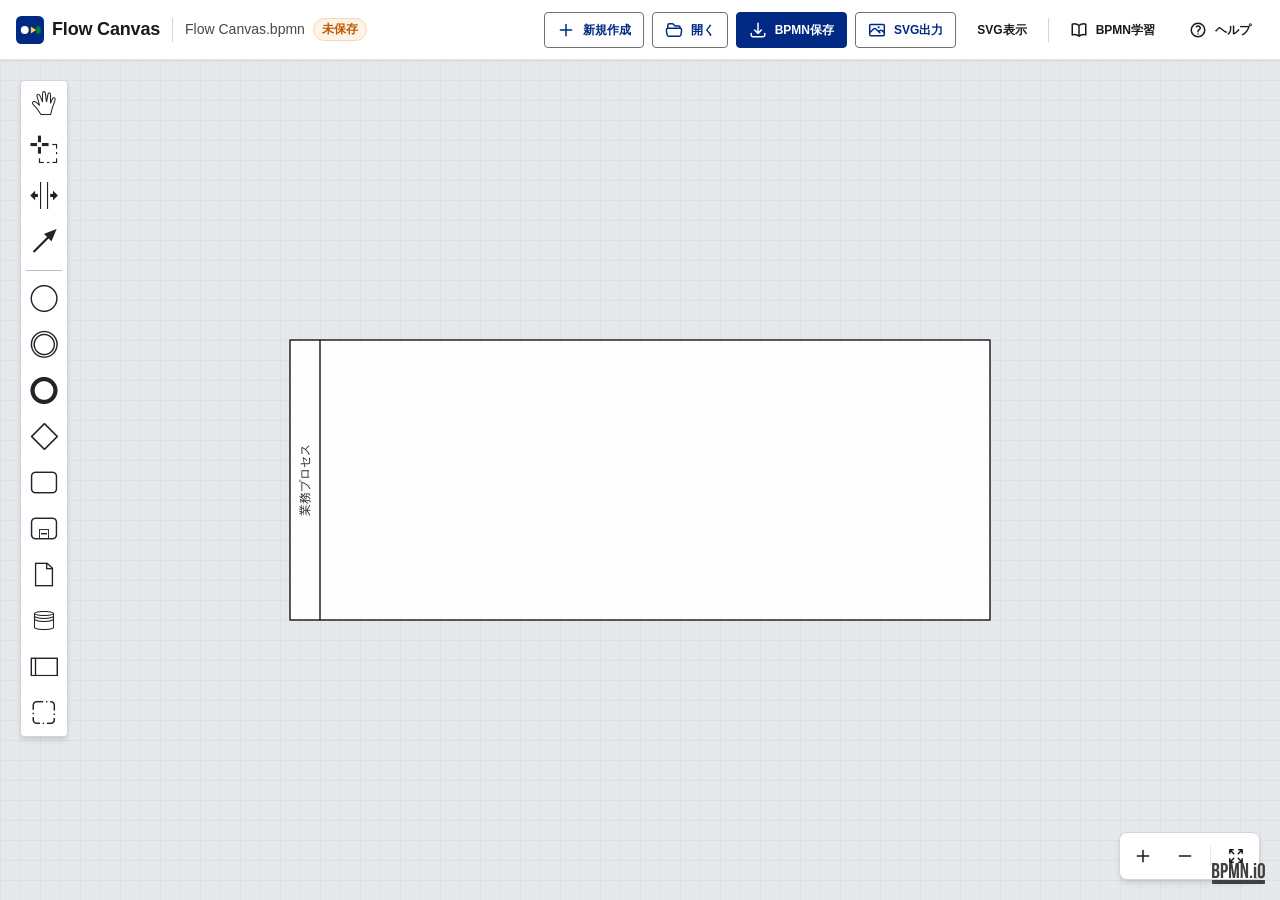
<file: index.html>
<!DOCTYPE html>
<html lang="ja">
  <head>
    <meta charset="UTF-8" />
    <meta name="viewport" content="width=device-width, initial-scale=1.0" />
    <title>Flow Canvas - BPMN 2.0 作図ツール</title>
    <link
      rel="icon"
      href="data:image/svg+xml,<svg xmlns=%22http://www.w3.org/2000/svg%22 viewBox=%220 0 100 100%22><rect width=%22100%22 height=%22100%22 fill=%22%23f0f0f0%22 rx=%2220%22 ry=%2220%22></rect><circle cx=%2230%22 cy=%2250%22 r=%2215%22 fill=%22%23002984%22></circle><polygon points=%2250,40 50,60 70,50%22 fill=%22%23008040%22></polygon><rect x=%2275%22 y=%2235%22 width=%2230%22 height=%2230%22 fill=%22%23ffd43b%22 rx=%225%22 ry=%225%22 transform=%22translate(-15, 0)%22></rect></svg>"
    />

    <!-- デジタル庁デザインシステム (DADS) & アプリケーションスタイル -->
    <link rel="stylesheet" href="css/tokens.css" />
    <link rel="stylesheet" href="css/dads-components.css" />
    <link rel="stylesheet" href="css/diagram-js.css" />
    <link rel="stylesheet" href="css/bpmn-embedded.css" />
    <link rel="stylesheet" href="css/app.css" />
  </head>
  <body>
    <div class="app-layout">
      <!-- グローバルヘッダー (デジタル庁デザインシステム仕様) -->
      <header class="dads-header" role="banner">
        <div class="dads-header-brand">
          <div class="dads-header-logo">
            <svg viewBox="0 0 32 32" fill="none" xmlns="http://www.w3.org/2000/svg" aria-hidden="true">
              <rect width="32" height="32" rx="6" fill="#002984" />
              <circle cx="10" cy="16" r="4.5" fill="#ffffff" />
              <polygon points="17,12 17,20 23,16" fill="#ffd43b" />
              <rect x="23" y="12" width="5" height="8" rx="1" fill="#008040" />
            </svg>
            <h1 class="dads-header-title">Flow Canvas</h1>
          </div>

          <div class="dads-header-divider" aria-hidden="true"></div>

          <!-- 編集中のファイル情報と状態バッジ -->
          <div class="dads-doc-info">
            <span id="doc-filename" class="dads-doc-filename" title="Flow Canvas.bpmn">Flow Canvas.bpmn</span>
            <span id="doc-dirty-badge" class="dads-badge dads-badge--warning" hidden>未保存</span>
          </div>
        </div>

        <!-- ヘッダー右側のアクションツールバー -->
        <nav class="dads-header-actions" aria-label="操作ツールバー">
          <button id="btn-new" type="button" class="dads-btn dads-btn--secondary dads-btn--sm" title="新しいダイアグラムを作成">
            <svg xmlns="http://www.w3.org/2000/svg" fill="none" viewBox="0 0 24 24" stroke-width="2" stroke="currentColor" aria-hidden="true">
              <path stroke-linecap="round" stroke-linejoin="round" d="M12 4.5v15m7.5-7.5h-15" />
            </svg>
            <span>新規作成</span>
          </button>

          <button id="btn-open" type="button" class="dads-btn dads-btn--secondary dads-btn--sm" title="BPMNファイルを開く (Ctrl+O)">
            <svg xmlns="http://www.w3.org/2000/svg" fill="none" viewBox="0 0 24 24" stroke-width="2" stroke="currentColor" aria-hidden="true">
              <path stroke-linecap="round" stroke-linejoin="round" d="M3.75 9.776c.112-.017.227-.026.344-.026h15.812c.117 0 .232.009.344.026m-16.5 0a2.25 2.25 0 00-1.883 2.542l.857 6a2.25 2.25 0 002.227 1.932H19.05a2.25 2.25 0 002.227-1.932l.857-6a2.25 2.25 0 00-1.883-2.542m-16.5 0V6A2.25 2.25 0 016 3.75h3.879a1.5 1.5 0 011.06.44l2.122 2.12a1.5 1.5 0 001.06.44H18A2.25 2.25 0 0120.25 9v.776" />
            </svg>
            <span>開く</span>
          </button>

          <button id="btn-save" type="button" class="dads-btn dads-btn--primary dads-btn--sm" title="BPMNファイルを保存 (Ctrl+S)">
            <svg xmlns="http://www.w3.org/2000/svg" fill="none" viewBox="0 0 24 24" stroke-width="2" stroke="currentColor" aria-hidden="true">
              <path stroke-linecap="round" stroke-linejoin="round" d="M3 16.5v2.25A2.25 2.25 0 005.25 21h13.5A2.25 2.25 0 0021 18.75V16.5M16.5 12L12 16.5m0 0L7.5 12m4.5 4.5V3" />
            </svg>
            <span>BPMN保存</span>
          </button>

          <button id="btn-export-svg" type="button" class="dads-btn dads-btn--secondary dads-btn--sm" title="SVG画像としてエクスポート">
            <svg xmlns="http://www.w3.org/2000/svg" fill="none" viewBox="0 0 24 24" stroke-width="2" stroke="currentColor" aria-hidden="true">
              <path stroke-linecap="round" stroke-linejoin="round" d="M2.25 15.75l5.159-5.159a2.25 2.25 0 013.182 0l5.159 5.159m-1.5-1.5l1.409-1.409a2.25 2.25 0 013.182 0l2.909 2.909m-18 3.75h16.5a1.5 1.5 0 001.5-1.5V6a1.5 1.5 0 00-1.5-1.5H3.75A1.5 1.5 0 002.25 6v12a1.5 1.5 0 001.5 1.5zm10.5-11.25h.008v.008h-.008V8.25zm.375 0a.375.375 0 11-.75 0 .375.375 0 01.75 0z" />
            </svg>
            <span>SVG出力</span>
          </button>

          <button id="btn-show-svg" type="button" class="dads-btn dads-btn--tertiary dads-btn--sm" title="新しいタブでSVGプレビュー">
            <span>SVG表示</span>
          </button>

          <div class="dads-header-divider" aria-hidden="true"></div>

          <button id="btn-learn" type="button" class="dads-btn dads-btn--tertiary dads-btn--sm" title="BPMNハンドブックを開く">
            <svg xmlns="http://www.w3.org/2000/svg" fill="none" viewBox="0 0 24 24" stroke-width="2" stroke="currentColor" aria-hidden="true">
              <path stroke-linecap="round" stroke-linejoin="round" d="M12 6.042A8.967 8.967 0 006 3.75c-1.052 0-2.062.18-3 .512v14.25A8.987 8.987 0 016 18c2.305 0 4.408.867 6 2.292m0-14.25a8.966 8.966 0 016-2.292c1.052 0 2.062.18 3 .512v14.25A8.987 8.987 0 0018 18a8.967 8.967 0 00-6 2.292m0-14.25v14.25" />
            </svg>
            <span>BPMN学習</span>
          </button>

          <button id="btn-shortcuts" type="button" class="dads-btn dads-btn--tertiary dads-btn--sm" title="ショートカット一覧 (Ctrl+Shift+H)">
            <svg xmlns="http://www.w3.org/2000/svg" fill="none" viewBox="0 0 24 24" stroke-width="2" stroke="currentColor" aria-hidden="true">
              <path stroke-linecap="round" stroke-linejoin="round" d="M9.879 7.519c1.171-1.025 3.071-1.025 4.242 0 1.172 1.025 1.172 2.687 0 3.712-.203.179-.43.326-.67.442-.745.361-1.45.999-1.45 1.827v.75M21 12a9 9 0 11-18 0 9 9 0 0118 0zm-9 5.25h.008v.008H12v-.008z" />
            </svg>
            <span>ヘルプ</span>
          </button>
        </nav>
      </header>

      <!-- メイン作図キャンバス -->
      <main id="bpmn-container" role="main" aria-label="BPMNキャンバス"></main>

      <!-- ズーム & 全体表示コントロール -->
      <aside class="dads-canvas-controls" aria-label="キャンバス表示操作">
        <button id="btn-zoom-in" type="button" class="dads-btn dads-btn--tertiary" title="拡大" aria-label="拡大">
          <svg xmlns="http://www.w3.org/2000/svg" width="20" height="20" fill="none" viewBox="0 0 24 24" stroke-width="2" stroke="currentColor">
            <path stroke-linecap="round" stroke-linejoin="round" d="M12 4.5v15m7.5-7.5h-15" />
          </svg>
        </button>
        <button id="btn-zoom-out" type="button" class="dads-btn dads-btn--tertiary" title="縮小" aria-label="縮小">
          <svg xmlns="http://www.w3.org/2000/svg" width="20" height="20" fill="none" viewBox="0 0 24 24" stroke-width="2" stroke="currentColor">
            <path stroke-linecap="round" stroke-linejoin="round" d="M19.5 12h-15" />
          </svg>
        </button>
        <div class="dads-canvas-controls-divider" aria-hidden="true"></div>
        <button id="btn-zoom-fit" type="button" class="dads-btn dads-btn--tertiary" title="全体表示に合わせる" aria-label="全体表示に合わせる">
          <svg xmlns="http://www.w3.org/2000/svg" width="20" height="20" fill="none" viewBox="0 0 24 24" stroke-width="2" stroke="currentColor">
            <path stroke-linecap="round" stroke-linejoin="round" d="M3.75 3.75v4.5m0-4.5h4.5m-4.5 0L9 9M3.75 20.25v-4.5m0 4.5h4.5m-4.5 0L9 15M20.25 3.75h-4.5m4.5 0v4.5m0-4.5L15 9m5.25 11.25h-4.5m4.5 0v-4.5m0 4.5L15 15" />
          </svg>
        </button>
      </aside>
    </div>

    <!-- ファイル読込用非表示 input -->
    <input
      type="file"
      id="file-input-bpmn"
      accept=".bpmn, .xml"
      style="display: none"
      aria-hidden="true"
    />

    <!-- デジタル庁仕様 通知バナー (Notification Toast) -->
    <aside
      id="notification-banner"
      class="dads-notification-banner"
      role="status"
      aria-live="polite"
      hidden
    >
      <div id="notification-icon" class="dads-notification-icon" aria-hidden="true"></div>
      <div class="dads-notification-content">
        <div id="notification-title" class="dads-notification-title"></div>
        <p id="notification-body" class="dads-notification-body"></p>
      </div>
      <button
        id="notification-close-btn"
        type="button"
        class="dads-notification-close"
        aria-label="通知を閉じる"
      >
        <svg xmlns="http://www.w3.org/2000/svg" width="18" height="18" fill="none" viewBox="0 0 24 24" stroke-width="2" stroke="currentColor">
          <path stroke-linecap="round" stroke-linejoin="round" d="M6 18L18 6M6 6l12 12" />
        </svg>
      </button>
    </aside>

    <!-- ======================================================================
         モーダルダイアログ群 (Native Dialog)
         ====================================================================== -->

    <!-- 1. 新規作成・破棄確認ダイアログ -->
    <dialog id="dialog-confirm-new" class="dads-dialog" aria-labelledby="dialog-confirm-new-title">
      <div class="dads-dialog-header">
        <h2 id="dialog-confirm-new-title" class="dads-dialog-title">新規作成の確認</h2>
        <button type="button" class="dads-dialog-close" data-dialog-close aria-label="閉じる">
          <svg xmlns="http://www.w3.org/2000/svg" width="20" height="20" fill="none" viewBox="0 0 24 24" stroke-width="2" stroke="currentColor">
            <path stroke-linecap="round" stroke-linejoin="round" d="M6 18L18 6M6 6l12 12" />
          </svg>
        </button>
      </div>
      <div class="dads-dialog-body">
        <p>現在のダイアグラムに変更があります。保存されていない変更は破棄されます。</p>
        <p>新しいダイアグラムを作成しますか？</p>
      </div>
      <div class="dads-dialog-footer">
        <button type="button" class="dads-btn dads-btn--tertiary" data-dialog-close>キャンセル</button>
        <button id="btn-confirm-new-empty" type="button" class="dads-btn dads-btn--danger">変更を破棄して新規作成</button>
        <button id="btn-confirm-new-template" type="button" class="dads-btn dads-btn--primary">テンプレートを選択</button>
      </div>
    </dialog>

    <!-- 2. BPMNテンプレート選択ダイアログ -->
    <dialog id="dialog-template-picker" class="dads-dialog dads-dialog--wide" aria-labelledby="dialog-template-title">
      <div class="dads-dialog-header">
        <h2 id="dialog-template-title" class="dads-dialog-title">BPMNテンプレート選択</h2>
        <button type="button" class="dads-dialog-close" data-dialog-close aria-label="閉じる">
          <svg xmlns="http://www.w3.org/2000/svg" width="20" height="20" fill="none" viewBox="0 0 24 24" stroke-width="2" stroke="currentColor">
            <path stroke-linecap="round" stroke-linejoin="round" d="M6 18L18 6M6 6l12 12" />
          </svg>
        </button>
      </div>
      <div class="dads-dialog-body">
        <p style="margin-top: 0; margin-bottom: 20px; color: var(--dads-color-text-sub);">
          目的の業務プロセスに近いテンプレートを選択すると、素早く作図を開始できます。
        </p>
        <div class="dads-template-grid">
          <div class="dads-template-card" data-template-id="empty" role="button" tabindex="0">
            <div class="dads-template-card-icon">
              <svg xmlns="http://www.w3.org/2000/svg" width="24" height="24" fill="none" viewBox="0 0 24 24" stroke-width="2" stroke="currentColor">
                <path stroke-linecap="round" stroke-linejoin="round" d="M12 4.5v15m7.5-7.5h-15" />
              </svg>
            </div>
            <h3 class="dads-template-card-title">空のプール</h3>
            <p class="dads-template-card-desc">単一の空プールから白紙で自由に作図を開始します。</p>
          </div>

          <div class="dads-template-card" data-template-id="approval" role="button" tabindex="0">
            <div class="dads-template-card-icon">
              <svg xmlns="http://www.w3.org/2000/svg" width="24" height="24" fill="none" viewBox="0 0 24 24" stroke-width="2" stroke="currentColor">
                <path stroke-linecap="round" stroke-linejoin="round" d="M9 12.75L11.25 15 15 9.75M21 12a9 9 0 11-18 0 9 9 0 0118 0z" />
              </svg>
            </div>
            <h3 class="dads-template-card-title">申請・承認フロー</h3>
            <p class="dads-template-card-desc">申請者・承認者・会計担当の3レーンによる稟議・申請承認モデルです。</p>
          </div>

          <div class="dads-template-card" data-template-id="incident" role="button" tabindex="0">
            <div class="dads-template-card-icon">
              <svg xmlns="http://www.w3.org/2000/svg" width="24" height="24" fill="none" viewBox="0 0 24 24" stroke-width="2" stroke="currentColor">
                <path stroke-linecap="round" stroke-linejoin="round" d="M12 9v3.75m-9.303 3.376c-.866 1.5.217 3.374 1.948 3.374h14.71c1.73 0 2.813-1.874 1.948-3.374L13.949 3.378c-.866-1.5-3.032-1.5-3.898 0L2.697 16.126zM12 15.75h.007v.008H12v-.008z" />
              </svg>
            </div>
            <h3 class="dads-template-card-title">インシデント対応フロー</h3>
            <p class="dads-template-card-desc">一次受付オペレータと技術担当の2レーンによる障害初動・エスカレーションモデルです。</p>
          </div>

          <div class="dads-template-card" data-template-id="practice_cert" role="button" tabindex="0" style="border-color: #93c5fd; background: #f0f7ff;">
            <div class="dads-template-card-icon" style="color: #2563eb;">
              <svg xmlns="http://www.w3.org/2000/svg" width="24" height="24" fill="none" viewBox="0 0 24 24" stroke-width="2" stroke="currentColor">
                <path stroke-linecap="round" stroke-linejoin="round" d="M4.26 10.147a60.438 60.438 0 0 0-.491 6.347A48.62 48.62 0 0 1 12 20.904a48.62 48.62 0 0 1 8.232-4.41 60.46 60.46 0 0 0-.491-6.347m-15.482 0a50.636 50.636 0 0 0-2.658-.813A59.906 59.906 0 0 1 12 3.493a59.903 59.903 0 0 1 10.399 5.84c-.896.248-1.783.52-2.658.814m-15.482 0A50.717 50.717 0 0 1 12 13.489a50.702 50.702 0 0 1 7.74-3.342" />
              </svg>
            </div>
            <h3 class="dads-template-card-title" style="color: #002984;">【演習】証明書オンライン申請</h3>
            <p class="dads-template-card-desc">30分クイックコース用演習：未完成のフローに不備分岐を追加して完成させます。</p>
          </div>
        </div>
      </div>
      <div class="dads-dialog-footer">
        <button type="button" class="dads-btn dads-btn--secondary" data-dialog-close>閉じる</button>
      </div>
    </dialog>

    <!-- 3. ファイル名入力プロンプトダイアログ -->
    <dialog id="dialog-filename" class="dads-dialog" aria-labelledby="dialog-filename-title">
      <form id="form-filename" method="dialog">
        <div class="dads-dialog-header">
          <h2 id="dialog-filename-title" class="dads-dialog-title">ファイル名の入力</h2>
          <button type="button" class="dads-dialog-close" data-dialog-close aria-label="閉じる">
            <svg xmlns="http://www.w3.org/2000/svg" width="20" height="20" fill="none" viewBox="0 0 24 24" stroke-width="2" stroke="currentColor">
              <path stroke-linecap="round" stroke-linejoin="round" d="M6 18L18 6M6 6l12 12" />
            </svg>
          </button>
        </div>
        <div class="dads-dialog-body">
          <div class="dads-form-group">
            <label for="input-custom-filename" class="dads-label">ファイル名</label>
            <div style="display: flex; align-items: center; gap: 8px;">
              <input
                type="text"
                id="input-custom-filename"
                class="dads-input-text"
                placeholder="ファイル名を入力"
                required
              />
              <span id="filename-extension" style="font-weight: 700; color: var(--dads-color-text-sub);">.bpmn</span>
            </div>
            <span class="dads-form-help">半角英数、ハイフン、アンダースコア、日本語が使用できます。</span>
          </div>
        </div>
        <div class="dads-dialog-footer">
          <button type="button" id="btn-filename-cancel" class="dads-btn dads-btn--tertiary">キャンセル</button>
          <button type="submit" id="btn-filename-confirm" class="dads-btn dads-btn--primary">保存する</button>
        </div>
      </form>
    </dialog>

    <!-- 4. ショートカット一覧ダイアログ -->
    <dialog id="dialog-shortcuts" class="dads-dialog" aria-labelledby="dialog-shortcuts-title">
      <div class="dads-dialog-header">
        <h2 id="dialog-shortcuts-title" class="dads-dialog-title">ショートカット一覧</h2>
        <button type="button" class="dads-dialog-close" data-dialog-close aria-label="閉じる">
          <svg xmlns="http://www.w3.org/2000/svg" width="20" height="20" fill="none" viewBox="0 0 24 24" stroke-width="2" stroke="currentColor">
            <path stroke-linecap="round" stroke-linejoin="round" d="M6 18L18 6M6 6l12 12" />
          </svg>
        </button>
      </div>
      <div class="dads-dialog-body">
        <table class="dads-table">
          <thead>
            <tr>
              <th scope="col" style="width: 50%;">操作内容</th>
              <th scope="col" style="width: 50%;">キーボード操作</th>
            </tr>
          </thead>
          <tbody>
            <tr>
              <td>ファイル読込み</td>
              <td>エディタにD&amp;D または <span class="dads-kbd">Ctrl</span>+<span class="dads-kbd">O</span></td>
            </tr>
            <tr>
              <td>BPMNファイル保存</td>
              <td><span class="dads-kbd">Ctrl</span>+<span class="dads-kbd">S</span></td>
            </tr>
            <tr>
              <td>元に戻す (Undo)</td>
              <td><span class="dads-kbd">Ctrl</span>+<span class="dads-kbd">Z</span></td>
            </tr>
            <tr>
              <td>やり直し (Redo)</td>
              <td><span class="dads-kbd">Ctrl</span>+<span class="dads-kbd">Y</span></td>
            </tr>
            <tr>
              <td>ラベル編集</td>
              <td>要素選択状態で <span class="dads-kbd">E</span></td>
            </tr>
            <tr>
              <td>ハンドツール有効化</td>
              <td><span class="dads-kbd">H</span></td>
            </tr>
            <tr>
              <td>投げ縄ツール有効化</td>
              <td><span class="dads-kbd">L</span></td>
            </tr>
            <tr>
              <td>スペースツール有効化</td>
              <td><span class="dads-kbd">S</span></td>
            </tr>
            <tr>
              <td>ヘルプ表示</td>
              <td><span class="dads-kbd">Ctrl</span>+<span class="dads-kbd">Shift</span>+<span class="dads-kbd">H</span></td>
            </tr>
          </tbody>
        </table>
      </div>
      <div class="dads-dialog-footer">
        <button type="button" class="dads-btn dads-btn--primary" data-dialog-close>閉じる</button>
      </div>
    </dialog>

    <!-- スクリプト読み込み -->
    <script src="js/lib/bpmn-modeler.production.min.js"></script>
    <script src="js/translations.js"></script>
    <script src="js/templates.js"></script>
    <script src="js/app.js"></script>
  </body>
</html>
</file>
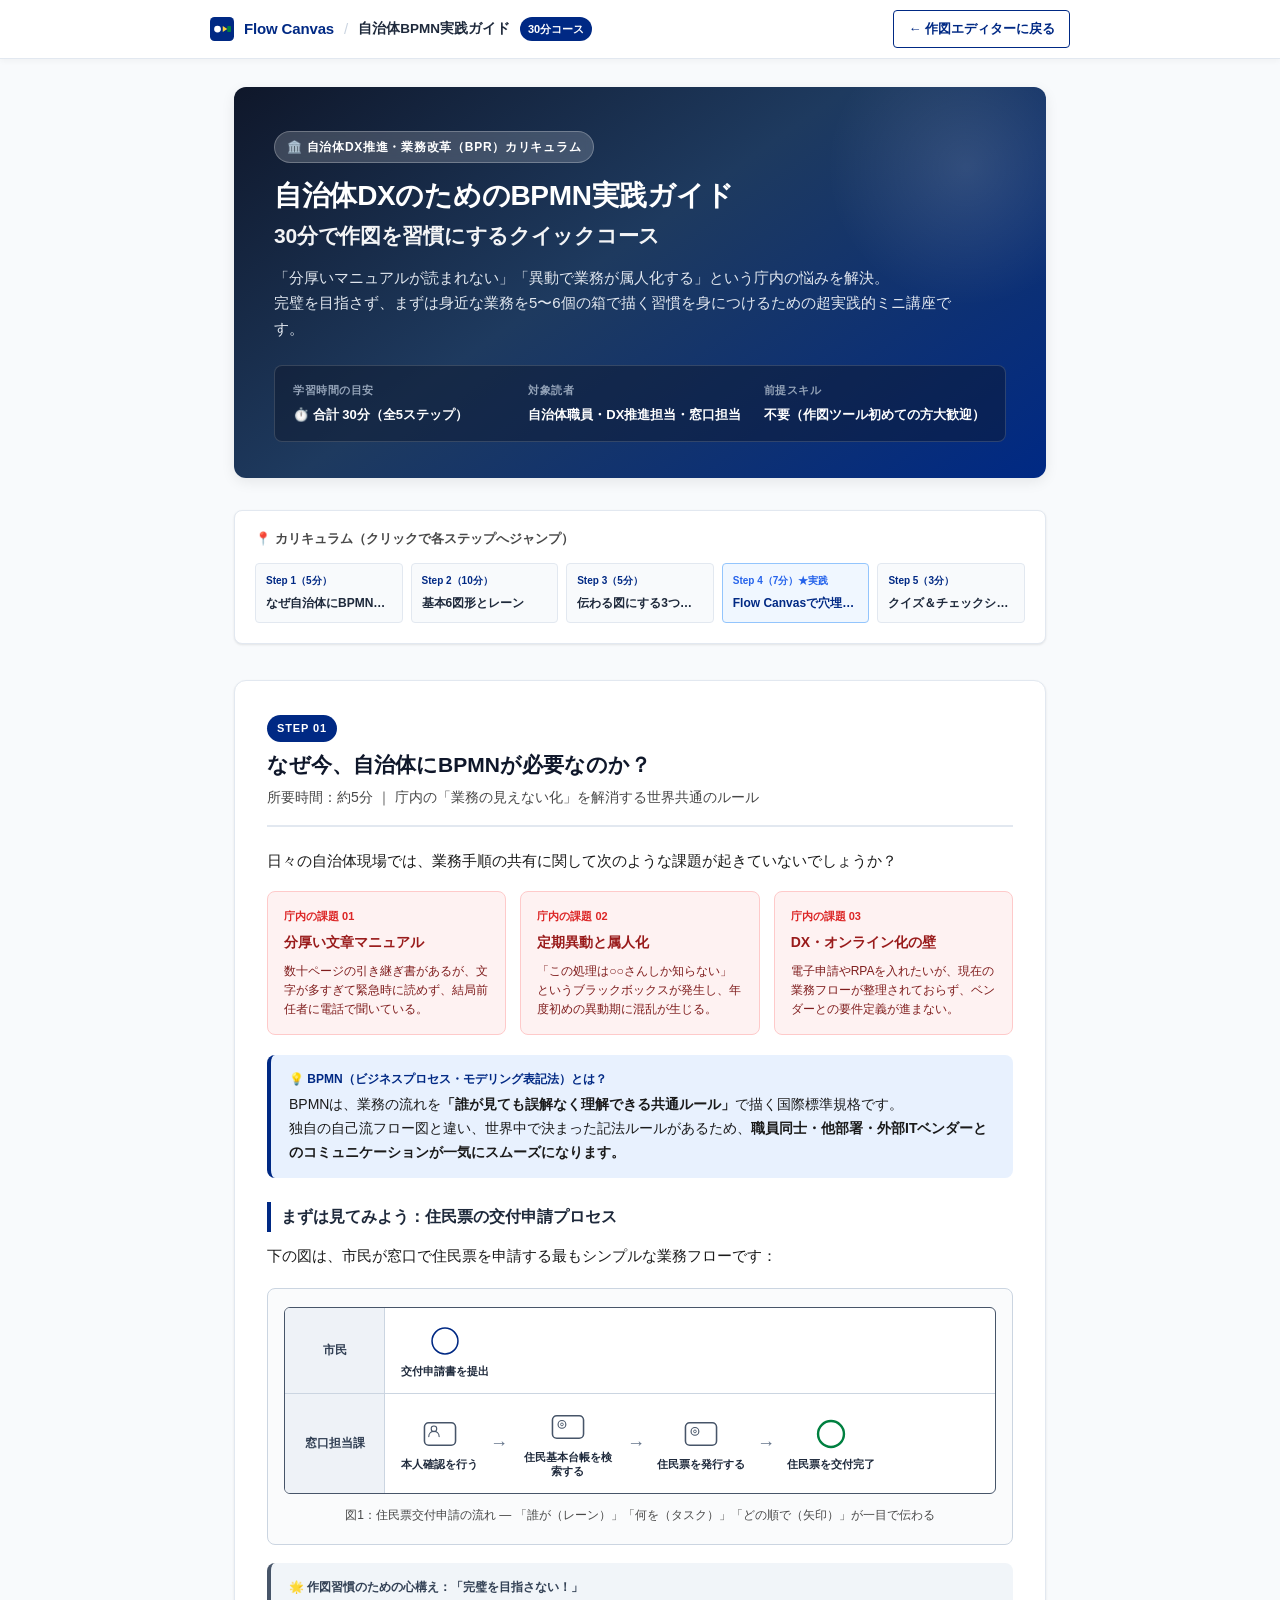
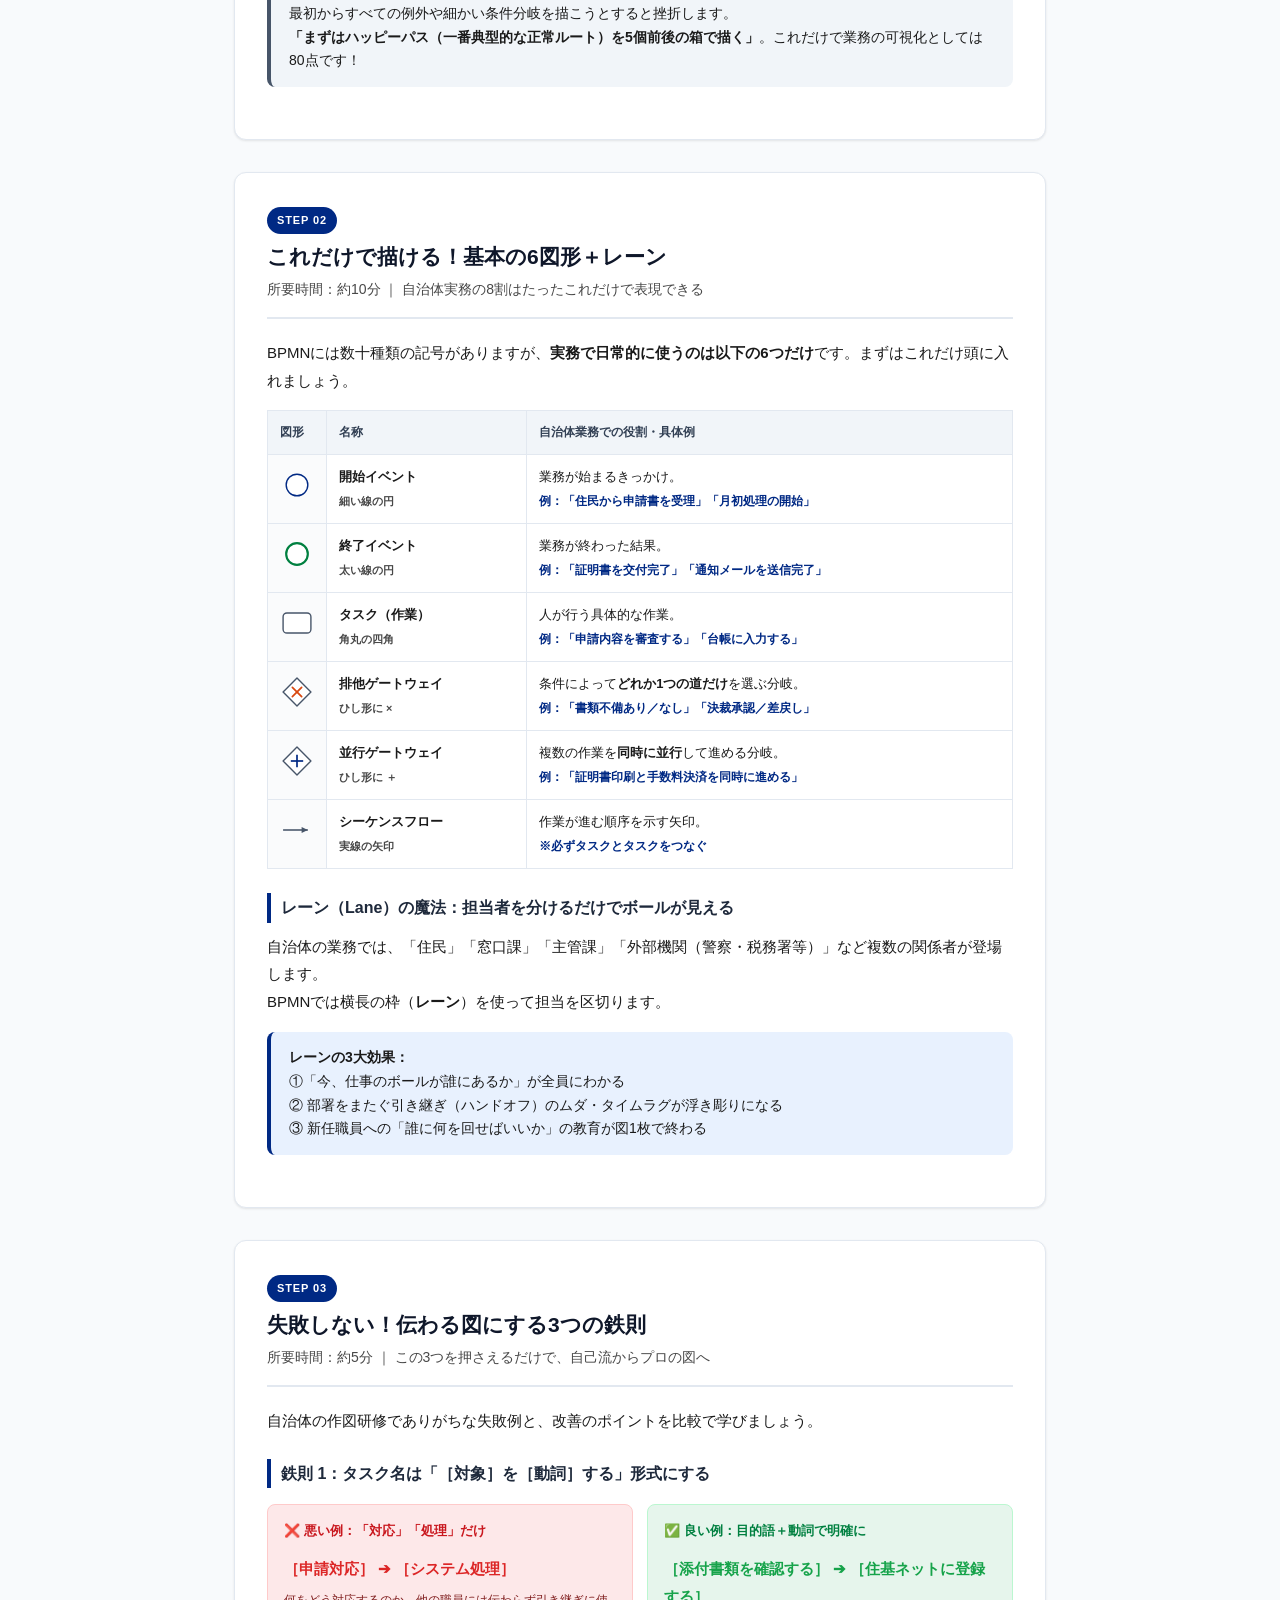
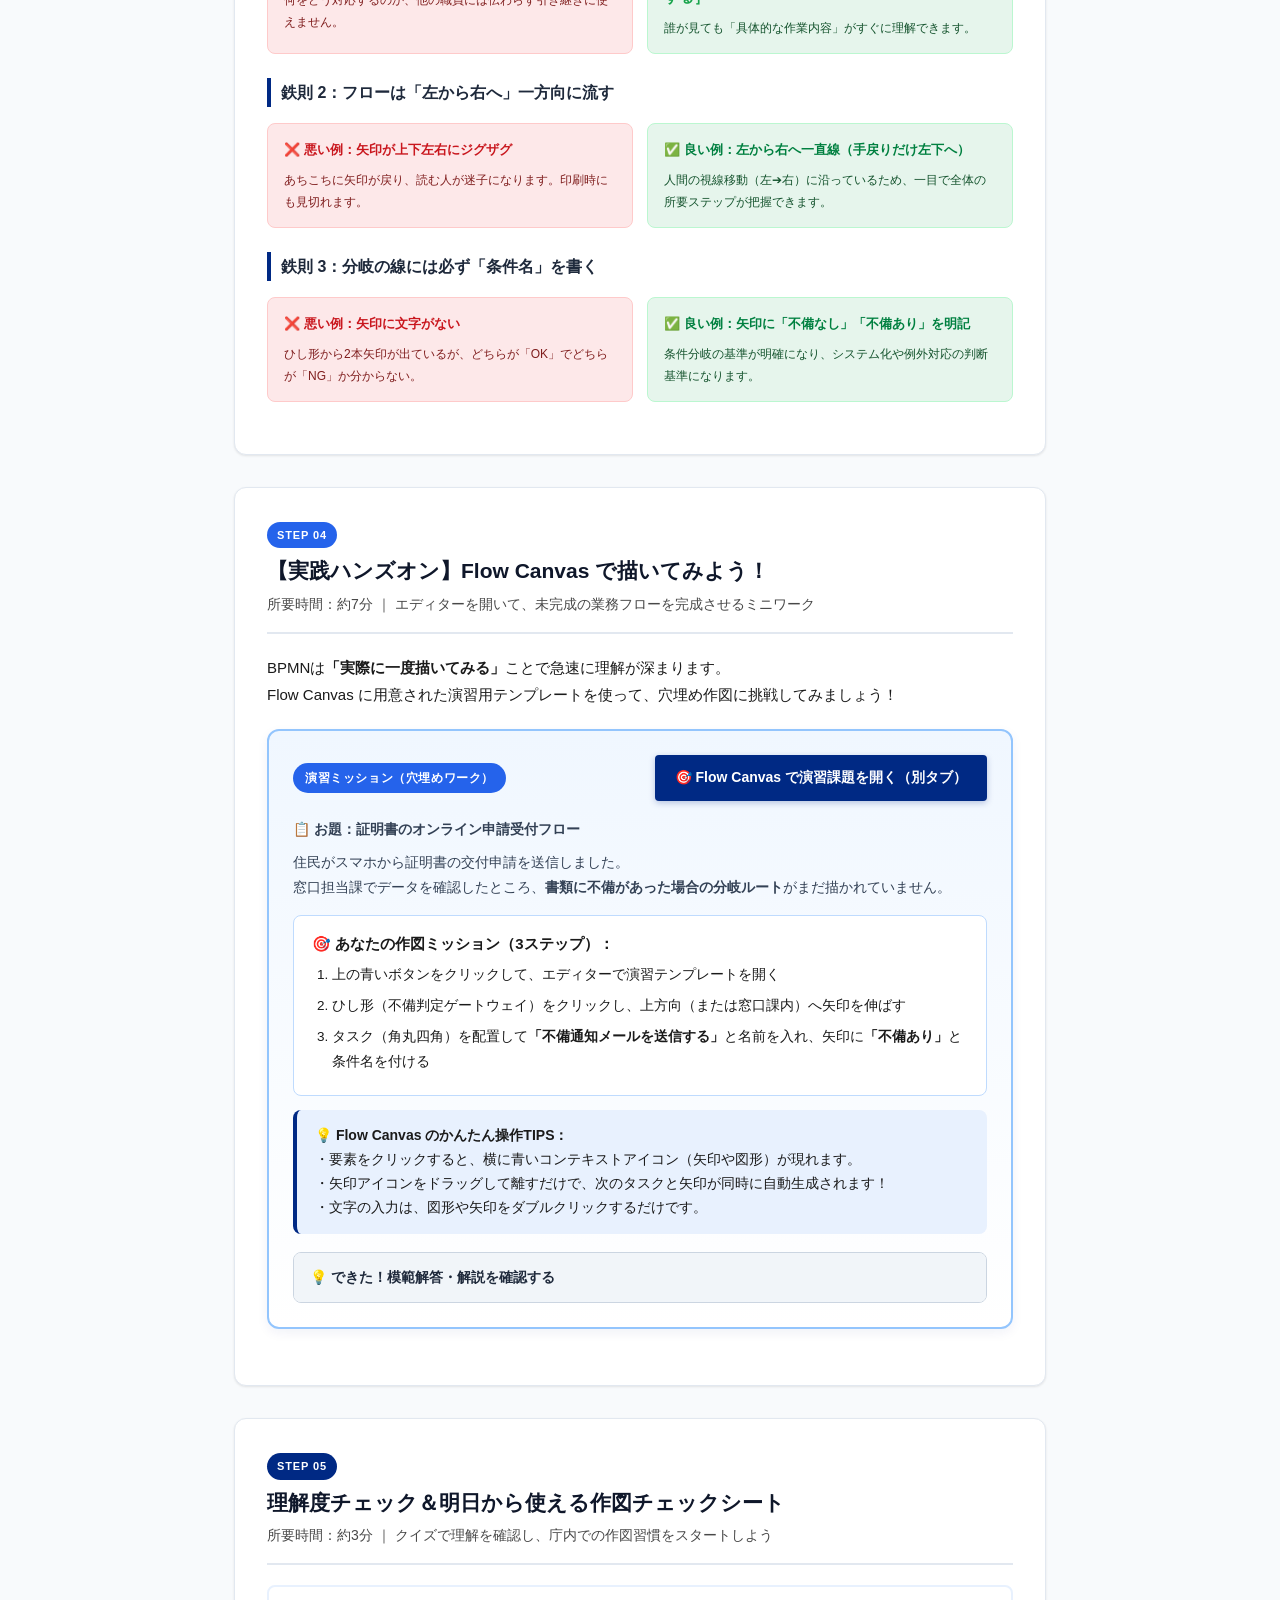
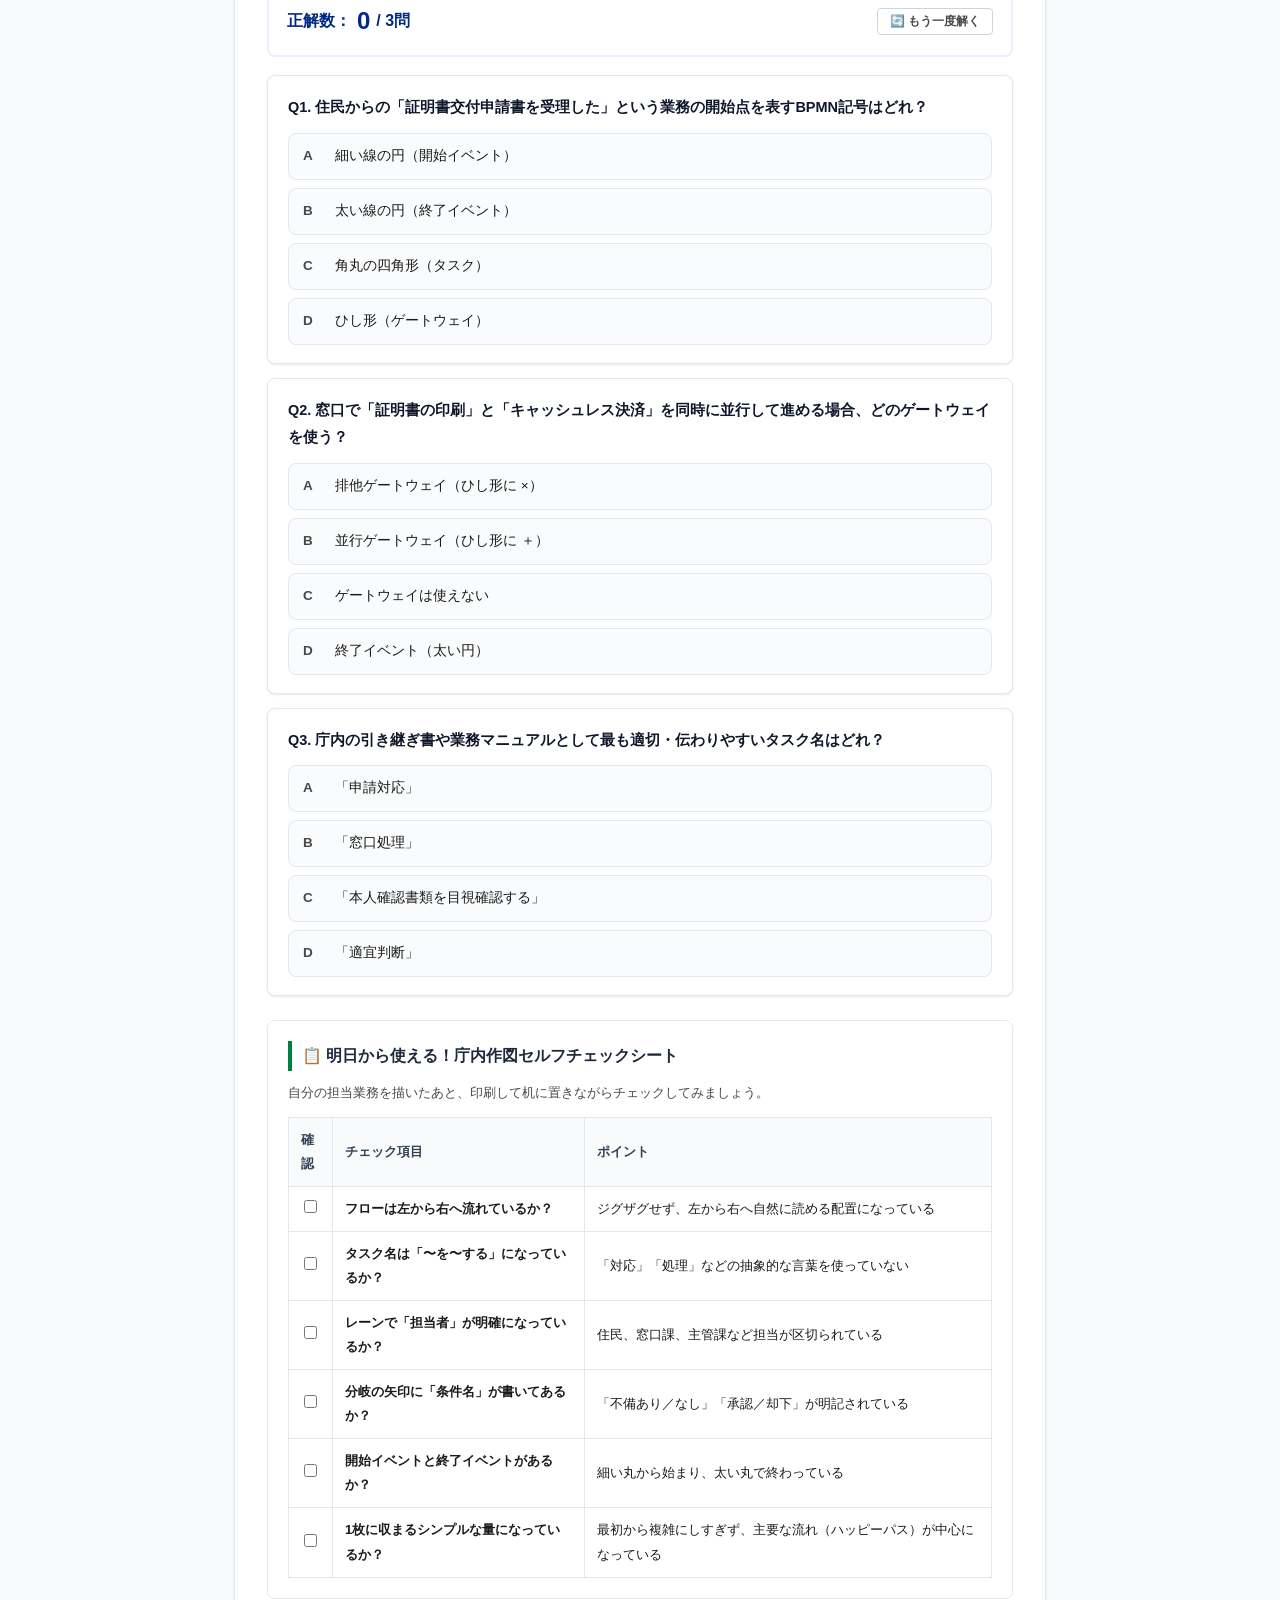
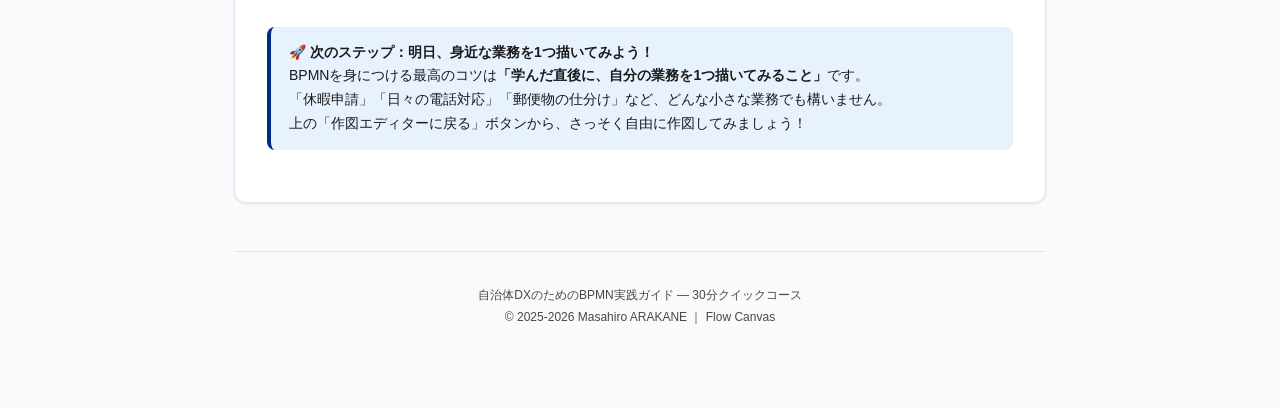
<file: learn-bpmn.html>
<!DOCTYPE html>
<html lang="ja">
<head>
<meta charset="UTF-8" />
<meta name="viewport" content="width=device-width, initial-scale=1.0" />
<title>自治体DXのためのBPMN実践ガイド — 30分で作図を習慣にするクイックコース</title>
<link rel="stylesheet" href="css/tokens.css" />
<style>
/* ============================================================
   CSS Custom Properties (DADS連携)
   ============================================================ */
:root {
  --ink: #1a1a1a;
  --sub: #484848;
  --line: #cbd5e1;
  --line-light: #e2e8f0;
  --brand: #002984;
  --brand-soft: #e8f1fe;
  --brand-dark: #001f66;
  --accent: #d9480f;
  --accent-soft: #fff7ed;
  --good: #008040;
  --good-soft: #e6f5ec;
  --bad: #c9171e;
  --bad-soft: #fde8e9;
  --paper: #f8fafc;
  --card: #ffffff;
  --shadow-sm: 0 1px 3px rgba(0,0,0,.06), 0 1px 2px rgba(0,0,0,.04);
  --shadow-md: 0 4px 14px rgba(0,0,0,.08);
  --radius-sm: 4px;
  --radius: 8px;
  --radius-lg: 12px;
}

/* ============================================================
   Reset & Base
   ============================================================ */
*, *::before, *::after { box-sizing: border-box; margin: 0; padding: 0; }

html {
  scroll-behavior: smooth;
}

body {
  font-family: "Hiragino Sans", "Noto Sans JP", "Yu Gothic", "Helvetica Neue", sans-serif;
  font-size: 15px;
  line-height: 1.85;
  color: var(--ink);
  background: var(--paper);
  -webkit-font-smoothing: antialiased;
}

/* ============================================================
   Sticky Navigation Bar
   ============================================================ */
.site-header {
  background: #ffffff;
  border-bottom: 1px solid var(--line-light);
  padding: 10px 20px;
  position: sticky;
  top: 0;
  z-index: 100;
  box-shadow: 0 2px 6px rgba(0,0,0,0.04);
}
.header-inner {
  max-width: 860px;
  margin: 0 auto;
  display: flex;
  align-items: center;
  justify-content: space-between;
  gap: 16px;
}
.header-brand {
  display: flex;
  align-items: center;
  gap: 10px;
  text-decoration: none;
  color: inherit;
}
.header-title {
  font-weight: 700;
  color: var(--brand);
  font-size: 15px;
  letter-spacing: -0.01em;
}
.header-badge {
  display: inline-block;
  background: #002984;
  color: #fff;
  font-size: 11px;
  font-weight: 700;
  padding: 2px 8px;
  border-radius: 999px;
}
.header-actions {
  display: flex;
  align-items: center;
  gap: 10px;
}
.btn-editor-return {
  display: inline-flex;
  align-items: center;
  gap: 6px;
  color: var(--brand);
  font-weight: 700;
  text-decoration: none;
  padding: 6px 14px;
  border: 1.5px solid var(--brand);
  border-radius: var(--radius-sm);
  font-size: 13px;
  background: #ffffff;
  transition: all 0.15s ease;
}
.btn-editor-return:hover {
  background: var(--brand-soft);
}

/* ============================================================
   Page Container (A4-friendly max-width)
   ============================================================ */
.page {
  max-width: 860px;
  margin: 0 auto;
  padding: 0 24px 60px;
}

/* ============================================================
   Hero / Cover Section
   ============================================================ */
.course-hero {
  background: linear-gradient(145deg, #0f172a 0%, #1e3a5f 45%, #002984 100%);
  color: #fff;
  border-radius: var(--radius-lg);
  padding: 44px 40px 36px;
  margin: 28px 0 32px;
  position: relative;
  overflow: hidden;
  box-shadow: var(--shadow-md);
}
.course-hero::before {
  content: "";
  position: absolute;
  right: -60px; top: -60px;
  width: 280px; height: 280px;
  background: radial-gradient(circle, rgba(255,255,255,.12) 0%, transparent 70%);
  border-radius: 50%;
}
.hero-tag {
  display: inline-flex;
  align-items: center;
  gap: 6px;
  background: rgba(255, 255, 255, 0.18);
  backdrop-filter: blur(4px);
  color: #fff;
  font-size: 12px;
  font-weight: 700;
  letter-spacing: .06em;
  padding: 4px 12px;
  border-radius: 999px;
  margin-bottom: 14px;
  border: 1px solid rgba(255,255,255,0.25);
}
.course-hero h1 {
  font-size: 28px;
  font-weight: 800;
  line-height: 1.35;
  margin-bottom: 12px;
  letter-spacing: -0.01em;
}
.course-hero p.hero-lead {
  font-size: 15px;
  line-height: 1.7;
  color: #e2e8f0;
  max-width: 680px;
  margin-bottom: 24px;
}
.hero-meta-grid {
  display: grid;
  grid-template-columns: repeat(3, 1fr);
  gap: 12px;
  background: rgba(15, 23, 42, 0.45);
  border: 1px solid rgba(255, 255, 255, 0.15);
  border-radius: var(--radius);
  padding: 14px 18px;
}
@media (max-width: 640px) {
  .hero-meta-grid { grid-template-columns: 1fr; }
  .course-hero { padding: 32px 20px 24px; }
  .course-hero h1 { font-size: 22px; }
}
.meta-item {
  display: flex;
  flex-direction: column;
  gap: 2px;
}
.meta-item .label {
  font-size: 11px;
  color: #94a3b8;
  font-weight: 600;
  text-transform: uppercase;
  letter-spacing: 0.05em;
}
.meta-item .value {
  font-size: 13px;
  color: #fff;
  font-weight: 700;
}

/* ============================================================
   Quick Timeline / Table of Contents
   ============================================================ */
.quick-nav {
  background: #ffffff;
  border: 1px solid var(--line-light);
  border-radius: var(--radius);
  padding: 16px 20px;
  margin-bottom: 36px;
  box-shadow: var(--shadow-sm);
}
.quick-nav-title {
  font-size: 13px;
  font-weight: 700;
  color: var(--sub);
  margin-bottom: 12px;
  display: flex;
  align-items: center;
  gap: 6px;
}
.timeline-list {
  display: flex;
  gap: 8px;
  list-style: none;
  overflow-x: auto;
  padding-bottom: 4px;
}
@media (max-width: 720px) {
  .timeline-list { flex-direction: column; gap: 6px; }
}
.timeline-item {
  flex: 1;
  min-width: 140px;
}
.timeline-link {
  display: flex;
  flex-direction: column;
  gap: 2px;
  padding: 8px 10px;
  background: #f8fafc;
  border: 1px solid var(--line-light);
  border-radius: var(--radius-sm);
  text-decoration: none;
  color: inherit;
  transition: all 0.15s ease;
  font-size: 12px;
}
.timeline-link:hover {
  background: var(--brand-soft);
  border-color: #93c5fd;
}
.timeline-time {
  font-size: 10px;
  font-weight: 700;
  color: var(--brand);
}
.timeline-name {
  font-weight: 700;
  color: #1e293b;
  white-space: nowrap;
  overflow: hidden;
  text-overflow: ellipsis;
}

/* ============================================================
   Step Chapters
   ============================================================ */
.step-section {
  background: #ffffff;
  border: 1px solid var(--line-light);
  border-radius: var(--radius-lg);
  padding: 32px 32px 36px;
  margin-bottom: 32px;
  box-shadow: var(--shadow-sm);
}
@media (max-width: 640px) {
  .step-section { padding: 24px 18px; }
}
.step-header {
  border-bottom: 2px solid #e2e8f0;
  padding-bottom: 14px;
  margin-bottom: 20px;
}
.step-badge {
  display: inline-flex;
  align-items: center;
  gap: 6px;
  background: var(--brand);
  color: #fff;
  font-size: 11px;
  font-weight: 700;
  letter-spacing: .08em;
  padding: 3px 10px;
  border-radius: 999px;
  margin-bottom: 8px;
}
.step-header h2 {
  font-size: 21px;
  font-weight: 800;
  color: #0f172a;
  line-height: 1.4;
}
.step-header .step-lead {
  font-size: 14px;
  color: var(--sub);
  margin-top: 6px;
}

h3 {
  font-size: 16px;
  font-weight: 700;
  color: #1e293b;
  margin: 24px 0 10px;
  padding-left: 10px;
  border-left: 4px solid var(--brand);
}
h4 {
  font-size: 14px;
  font-weight: 700;
  color: #334155;
  margin: 16px 0 8px;
}

/* ============================================================
   Callout Boxes (DADSカラー調和)
   ============================================================ */
.callout {
  border-radius: var(--radius);
  padding: 14px 18px;
  margin: 16px 0;
  font-size: 14px;
  line-height: 1.7;
}
.callout-point {
  background: var(--brand-soft);
  border-left: 4px solid var(--brand);
}
.callout-point .c-title {
  font-weight: 700;
  font-size: 12px;
  color: var(--brand);
  margin-bottom: 4px;
  display: flex;
  align-items: center;
  gap: 6px;
}
.callout-warn {
  background: var(--accent-soft);
  border-left: 4px solid var(--accent);
}
.callout-warn .c-title {
  font-weight: 700;
  font-size: 12px;
  color: var(--accent);
  margin-bottom: 4px;
  display: flex;
  align-items: center;
  gap: 6px;
}
.callout-mindset {
  background: #f1f5f9;
  border-left: 4px solid #475569;
}
.callout-mindset .c-title {
  font-weight: 700;
  font-size: 12px;
  color: #334155;
  margin-bottom: 4px;
}

/* ============================================================
   Pain Point Cards (自治体あるある)
   ============================================================ */
.pain-grid {
  display: grid;
  grid-template-columns: repeat(3, 1fr);
  gap: 14px;
  margin: 16px 0 20px;
}
@media (max-width: 640px) {
  .pain-grid { grid-template-columns: 1fr; }
}
.pain-card {
  background: #fef2f2;
  border: 1px solid #fecaca;
  border-radius: var(--radius);
  padding: 14px 16px;
}
.pain-card .pain-num {
  font-size: 11px;
  font-weight: 800;
  color: #dc2626;
  margin-bottom: 4px;
}
.pain-card h4 {
  font-size: 14px;
  font-weight: 700;
  color: #991b1b;
  margin: 0 0 6px;
}
.pain-card p {
  font-size: 12px;
  line-height: 1.6;
  color: #7f1d1d;
}

/* ============================================================
   Diagram & Swimlane Views
   ============================================================ */
.diagram-box {
  background: #fafbfc;
  border: 1px solid var(--line);
  border-radius: var(--radius);
  padding: 18px 16px;
  margin: 18px 0;
  overflow-x: auto;
}
.diagram-caption {
  font-size: 12px;
  color: var(--sub);
  text-align: center;
  margin-top: 10px;
  font-weight: 500;
}

.lane-wrap {
  border: 1.5px solid #475569;
  border-radius: 6px;
  overflow: hidden;
  min-width: 580px;
  background: #fff;
}
.lane {
  display: flex;
  border-bottom: 1px solid #cbd5e1;
}
.lane:last-child { border-bottom: none; }
.lane-label {
  width: 100px;
  min-width: 100px;
  background: #eef2f7;
  display: flex;
  align-items: center;
  justify-content: center;
  font-size: 12px;
  font-weight: 700;
  color: #334155;
  padding: 10px 8px;
  text-align: center;
  border-right: 1.5px solid #cbd5e1;
  line-height: 1.35;
}
.lane-body {
  flex: 1;
  display: flex;
  align-items: center;
  gap: 8px;
  padding: 14px 16px;
  overflow-x: auto;
}

.flow-node {
  display: flex;
  flex-direction: column;
  align-items: center;
  gap: 4px;
  text-align: center;
}
.flow-node .lbl {
  font-size: 11px;
  color: #1e293b;
  max-width: 95px;
  line-height: 1.35;
  font-weight: 600;
}
.flow-arrow {
  color: #64748b;
  font-size: 18px;
  margin: 0 4px;
  flex-shrink: 0;
}

/* ============================================================
   Icon Table
   ============================================================ */
.icon-table {
  width: 100%;
  border-collapse: collapse;
  margin: 16px 0;
  font-size: 13px;
  background: #fff;
}
.icon-table th, .icon-table td {
  border: 1px solid var(--line-light);
  padding: 10px 12px;
  vertical-align: middle;
}
.icon-table th {
  background: #f1f5f9;
  font-weight: 700;
  font-size: 12px;
  color: #334155;
  text-align: left;
}
.icon-table .ic { width: 56px; text-align: center; background: #fafbfc; }
.icon-table .nm { font-weight: 700; white-space: nowrap; }
.icon-table .ex { color: #002984; font-size: 12px; font-weight: 600; }

/* ============================================================
   Compare Side-by-Side (Before & After)
   ============================================================ */
.compare-grid {
  display: grid;
  grid-template-columns: 1fr 1fr;
  gap: 14px;
  margin: 16px 0;
}
@media (max-width: 640px) {
  .compare-grid { grid-template-columns: 1fr; }
}
.compare-bad {
  background: var(--bad-soft);
  border: 1.5px solid #fecaca;
  border-radius: var(--radius);
  padding: 14px 16px;
}
.compare-bad-title {
  font-weight: 700;
  font-size: 13px;
  color: var(--bad);
  margin-bottom: 6px;
  display: flex;
  align-items: center;
  gap: 6px;
}
.compare-good {
  background: var(--good-soft);
  border: 1.5px solid #bbf7d0;
  border-radius: var(--radius);
  padding: 14px 16px;
}
.compare-good-title {
  font-weight: 700;
  font-size: 13px;
  color: var(--good);
  margin-bottom: 6px;
  display: flex;
  align-items: center;
  gap: 6px;
}

/* ============================================================
   Hands-on Practice Card (Step 4)
   ============================================================ */
.practice-card {
  background: linear-gradient(180deg, #f0f7ff 0%, #ffffff 100%);
  border: 2px solid #93c5fd;
  border-radius: var(--radius-lg);
  padding: 24px;
  margin: 20px 0;
  box-shadow: 0 4px 12px rgba(0, 41, 132, 0.06);
}
.practice-header {
  display: flex;
  align-items: center;
  justify-content: space-between;
  gap: 12px;
  margin-bottom: 14px;
  flex-wrap: wrap;
}
.practice-badge {
  background: #2563eb;
  color: #fff;
  font-size: 12px;
  font-weight: 800;
  padding: 4px 12px;
  border-radius: 999px;
  letter-spacing: .05em;
}
.btn-launch-editor {
  display: inline-flex;
  align-items: center;
  gap: 8px;
  background: #002984;
  color: #ffffff !important;
  font-weight: 700;
  font-size: 14px;
  padding: 10px 20px;
  border-radius: var(--radius-sm);
  text-decoration: none;
  box-shadow: 0 2px 6px rgba(0, 41, 132, 0.25);
  transition: all 0.15s ease;
}
.btn-launch-editor:hover {
  background: #001f66;
  box-shadow: 0 4px 10px rgba(0, 41, 132, 0.35);
  transform: translateY(-1px);
}
.mission-box {
  background: #ffffff;
  border: 1px solid #bfdbfe;
  border-radius: var(--radius);
  padding: 14px 18px;
  margin: 14px 0;
}
.mission-box ol {
  padding-left: 20px;
  margin-top: 6px;
}
.mission-box li {
  margin-bottom: 6px;
  font-size: 13.5px;
}

/* Accordion for Answer */
details.answer-details {
  background: #f8fafc;
  border: 1px solid var(--line);
  border-radius: var(--radius);
  margin-top: 18px;
  overflow: hidden;
}
details.answer-details summary {
  padding: 12px 16px;
  font-weight: 700;
  font-size: 14px;
  color: #1e293b;
  cursor: pointer;
  background: #f1f5f9;
  user-select: none;
  display: flex;
  align-items: center;
  gap: 8px;
  transition: background 0.15s;
}
details.answer-details summary:hover {
  background: #e2e8f0;
}
details.answer-details .answer-content {
  padding: 18px;
  border-top: 1px solid var(--line-light);
  background: #fff;
}

/* ============================================================
   Quiz Section (Step 5)
   ============================================================ */
.quiz-card {
  background: #fff;
  border: 1px solid var(--line-light);
  border-radius: var(--radius);
  padding: 18px 20px;
  margin-bottom: 14px;
  box-shadow: var(--shadow-sm);
}
.quiz-q {
  font-weight: 700;
  font-size: 14.5px;
  margin-bottom: 12px;
  color: #0f172a;
}
.quiz-opts {
  display: flex;
  flex-direction: column;
  gap: 8px;
}
.quiz-opt {
  display: flex;
  align-items: center;
  gap: 10px;
  padding: 10px 14px;
  border: 1.5px solid var(--line-light);
  border-radius: var(--radius);
  cursor: pointer;
  font-size: 13.5px;
  background: #fafbfc;
  transition: all 0.15s ease;
}
.quiz-opt:hover {
  border-color: #93b4ff;
  background: #f5f8ff;
}
.quiz-opt.correct {
  border-color: var(--good);
  background: var(--good-soft);
  font-weight: 700;
}
.quiz-opt.wrong {
  border-color: var(--bad);
  background: var(--bad-soft);
}
.quiz-opt .letter {
  font-weight: 700;
  color: var(--sub);
  width: 22px;
  flex-shrink: 0;
}
.quiz-explain {
  display: none;
  font-size: 13px;
  color: #334155;
  background: #f1f5f9;
  border-radius: var(--radius);
  padding: 10px 14px;
  margin-top: 10px;
  line-height: 1.65;
}
.quiz-explain.show { display: block; }

.quiz-score-bar {
  display: flex;
  align-items: center;
  justify-content: space-between;
  padding: 12px 18px;
  background: #ffffff;
  border: 2px solid var(--brand-soft);
  border-radius: var(--radius);
  margin-bottom: 18px;
  font-weight: 700;
  font-size: 14px;
}
.score-badge {
  display: inline-flex;
  align-items: center;
  gap: 6px;
  font-size: 16px;
  color: var(--brand);
}
.score-badge .score-num {
  font-size: 24px;
  font-weight: 800;
}
.btn-reset-quiz {
  background: #fff;
  border: 1px solid var(--line);
  padding: 4px 12px;
  border-radius: var(--radius-sm);
  font-size: 12px;
  cursor: pointer;
  color: var(--sub);
  font-weight: 600;
}
.btn-reset-quiz:hover {
  background: #f1f5f9;
}

.perfect-banner {
  display: none;
  background: linear-gradient(135deg, #008040 0%, #15803d 100%);
  color: #fff;
  padding: 16px 20px;
  border-radius: var(--radius);
  margin-bottom: 20px;
  text-align: center;
  box-shadow: 0 4px 12px rgba(0, 128, 64, 0.2);
}
.perfect-banner.show {
  display: block;
}

/* ============================================================
   Checklist Table (Cheat Sheet)
   ============================================================ */
.check-card {
  background: #fff;
  border: 1px solid var(--line-light);
  border-radius: var(--radius);
  padding: 20px;
  margin-top: 24px;
}
.check-table {
  width: 100%;
  border-collapse: collapse;
  margin-top: 12px;
  font-size: 13px;
}
.check-table th, .check-table td {
  border: 1px solid var(--line-light);
  padding: 10px 12px;
  text-align: left;
}
.check-table th {
  background: #f8fafc;
  font-weight: 700;
  color: #334155;
}
.check-table td.cb {
  width: 44px;
  text-align: center;
}

/* ============================================================
   Footer
   ============================================================ */
.site-footer {
  text-align: center;
  color: var(--sub);
  font-size: 12px;
  padding: 32px 0 20px;
  border-top: 1px solid var(--line-light);
  margin-top: 48px;
}

/* ============================================================
   Print Styles (A4最適化)
   ============================================================ */
@media print {
  @page {
    size: A4;
    margin: 12mm 10mm;
  }
  body {
    font-size: 11px;
    line-height: 1.6;
    color: #000;
    background: #fff;
  }
  .site-header, .quick-nav, .btn-launch-editor, .btn-reset-quiz {
    display: none !important;
  }
  .page {
    max-width: 100%;
    padding: 0;
  }
  .course-hero {
    background: #0f172a !important;
    -webkit-print-color-adjust: exact;
    print-color-adjust: exact;
    border-radius: 0;
    margin: 0 0 16px;
    padding: 24px 20px;
  }
  .step-section {
    page-break-before: always;
    box-shadow: none;
    border: 1px solid #ccc;
    padding: 16px 20px;
    margin-bottom: 16px;
  }
  .step-section:first-of-type {
    page-break-before: auto;
  }
  details.answer-details {
    display: block !important;
  }
  details.answer-details summary {
    display: none;
  }
  details.answer-details .answer-content {
    display: block !important;
    border-top: none;
    padding: 8px 0;
  }
  .quiz-explain {
    display: block !important;
  }
  .pain-grid, .compare-grid {
    gap: 8px;
  }
  .diagram-box {
    border: 1px solid #999;
  }
}
</style>
</head>
<body>

<!-- ============================================================
     GLOBAL HEADER
     ============================================================ -->
<header class="site-header">
  <div class="header-inner">
    <div style="display: flex; align-items: center; gap: 10px;">
      <a href="index.html" class="header-brand">
        <svg viewBox="0 0 32 32" width="24" height="24" fill="none" xmlns="http://www.w3.org/2000/svg" aria-hidden="true">
          <rect width="32" height="32" rx="6" fill="#002984" />
          <circle cx="10" cy="16" r="4.5" fill="#ffffff" />
          <polygon points="17,12 17,20 23,16" fill="#ffd43b" />
          <rect x="23" y="12" width="5" height="8" rx="1" fill="#008040" />
        </svg>
        <span class="header-title">Flow Canvas</span>
      </a>
      <span style="color: #cbd5e1;">/</span>
      <span style="font-weight: 700; font-size: 13.5px; color: #1e293b;">自治体BPMN実践ガイド</span>
      <span class="header-badge">30分コース</span>
    </div>
    <div class="header-actions">
      <a href="index.html" class="btn-editor-return">
        ← 作図エディターに戻る
      </a>
    </div>
  </div>
</header>

<div class="page">

<!-- ============================================================
     HERO COVER
     ============================================================ -->
<section class="course-hero">
  <div class="hero-tag">🏛️ 自治体DX推進・業務改革（BPR）カリキュラム</div>
  <h1>自治体DXのためのBPMN実践ガイド<br/><span style="font-size:0.75em; font-weight:600; opacity:0.95;">30分で作図を習慣にするクイックコース</span></h1>
  <p class="hero-lead">
    「分厚いマニュアルが読まれない」「異動で業務が属人化する」という庁内の悩みを解決。<br/>
    完璧を目指さず、まずは身近な業務を5〜6個の箱で描く習慣を身につけるための超実践的ミニ講座です。
  </p>
  <div class="hero-meta-grid">
    <div class="meta-item">
      <span class="label">学習時間の目安</span>
      <span class="value">⏱️ 合計 30分（全5ステップ）</span>
    </div>
    <div class="meta-item">
      <span class="label">対象読者</span>
      <span class="value">自治体職員・DX推進担当・窓口担当</span>
    </div>
    <div class="meta-item">
      <span class="label">前提スキル</span>
      <span class="value">不要（作図ツール初めての方大歓迎）</span>
    </div>
  </div>
</section>

<!-- ============================================================
     QUICK NAVIGATION
     ============================================================ -->
<nav class="quick-nav" aria-label="コースステップ目次">
  <div class="quick-nav-title">📍 カリキュラム（クリックで各ステップへジャンプ）</div>
  <ul class="timeline-list">
    <li class="timeline-item">
      <a href="#step-1" class="timeline-link">
        <span class="timeline-time">Step 1（5分）</span>
        <span class="timeline-name">なぜ自治体にBPMNか？</span>
      </a>
    </li>
    <li class="timeline-item">
      <a href="#step-2" class="timeline-link">
        <span class="timeline-time">Step 2（10分）</span>
        <span class="timeline-name">基本6図形とレーン</span>
      </a>
    </li>
    <li class="timeline-item">
      <a href="#step-3" class="timeline-link">
        <span class="timeline-time">Step 3（5分）</span>
        <span class="timeline-name">伝わる図にする3つの鉄則</span>
      </a>
    </li>
    <li class="timeline-item">
      <a href="#step-4" class="timeline-link" style="border-color:#93c5fd; background:#f0f7ff;">
        <span class="timeline-time" style="color:#2563eb;">Step 4（7分）★実践</span>
        <span class="timeline-name" style="color:#002984;">Flow Canvasで穴埋め作図</span>
      </a>
    </li>
    <li class="timeline-item">
      <a href="#step-5" class="timeline-link">
        <span class="timeline-time">Step 5（3分）</span>
        <span class="timeline-name">クイズ＆チェックシート</span>
      </a>
    </li>
  </ul>
</nav>

<!-- ============================================================
     STEP 1: なぜ自治体にBPMNが必要なのか？
     ============================================================ -->
<section class="step-section" id="step-1">
  <div class="step-header">
    <div class="step-badge">STEP 01</div>
    <h2>なぜ今、自治体にBPMNが必要なのか？</h2>
    <div class="step-lead">所要時間：約5分 ｜ 庁内の「業務の見えない化」を解消する世界共通のルール</div>
  </div>

  <p>日々の自治体現場では、業務手順の共有に関して次のような課題が起きていないでしょうか？</p>

  <div class="pain-grid">
    <div class="pain-card">
      <div class="pain-num">庁内の課題 01</div>
      <h4>分厚い文章マニュアル</h4>
      <p>数十ページの引き継ぎ書があるが、文字が多すぎて緊急時に読めず、結局前任者に電話で聞いている。</p>
    </div>
    <div class="pain-card">
      <div class="pain-num">庁内の課題 02</div>
      <h4>定期異動と属人化</h4>
      <p>「この処理は○○さんしか知らない」というブラックボックスが発生し、年度初めの異動期に混乱が生じる。</p>
    </div>
    <div class="pain-card">
      <div class="pain-num">庁内の課題 03</div>
      <h4>DX・オンライン化の壁</h4>
      <p>電子申請やRPAを入れたいが、現在の業務フローが整理されておらず、ベンダーとの要件定義が進まない。</p>
    </div>
  </div>

  <div class="callout callout-point">
    <div class="c-title">💡 BPMN（ビジネスプロセス・モデリング表記法）とは？</div>
    BPMNは、業務の流れを<strong>「誰が見ても誤解なく理解できる共通ルール」</strong>で描く国際標準規格です。<br/>
    独自の自己流フロー図と違い、世界中で決まった記法ルールがあるため、<strong>職員同士・他部署・外部ITベンダーとのコミュニケーションが一気にスムーズになります。</strong>
  </div>

  <h3>まずは見てみよう：住民票の交付申請プロセス</h3>
  <p>下の図は、市民が窓口で住民票を申請する最もシンプルな業務フローです：</p>

  <div class="diagram-box">
    <div class="lane-wrap">
      <div class="lane">
        <div class="lane-label">市民</div>
        <div class="lane-body">
          <div class="flow-node">
            <svg viewBox="0 0 44 44" style="width:38px;height:38px"><circle cx="22" cy="22" r="15" fill="#fff" stroke="#002984" stroke-width="1.8"/></svg>
            <div class="lbl">交付申請書を提出</div>
          </div>
        </div>
      </div>
      <div class="lane">
        <div class="lane-label">窓口担当課</div>
        <div class="lane-body">
          <div class="flow-node">
            <svg viewBox="0 0 44 44" style="width:38px;height:38px"><rect x="4" y="9" width="36" height="26" rx="5" fill="#fff" stroke="#475569" stroke-width="1.8"/><circle cx="15" cy="16" r="3.2" fill="none" stroke="#475569" stroke-width="1.3"/><path d="M9 25 c0-4 3-6 6-6 s6 2 6 6" fill="none" stroke="#475569" stroke-width="1.3" stroke-linecap="round"/></svg>
            <div class="lbl">本人確認を行う</div>
          </div>
          <span class="flow-arrow">→</span>
          <div class="flow-node">
            <svg viewBox="0 0 44 44" style="width:38px;height:38px"><rect x="4" y="9" width="36" height="26" rx="5" fill="#fff" stroke="#475569" stroke-width="1.8"/><circle cx="15" cy="19" r="4.5" fill="none" stroke="#475569" stroke-width="1.3"/><circle cx="15" cy="19" r="1.6" fill="#fff" stroke="#475569" stroke-width="1"/></svg>
            <div class="lbl">住民基本台帳を検索する</div>
          </div>
          <span class="flow-arrow">→</span>
          <div class="flow-node">
            <svg viewBox="0 0 44 44" style="width:38px;height:38px"><rect x="4" y="9" width="36" height="26" rx="5" fill="#fff" stroke="#475569" stroke-width="1.8"/><circle cx="15" cy="19" r="4.5" fill="none" stroke="#475569" stroke-width="1.3"/><circle cx="15" cy="19" r="1.6" fill="#fff" stroke="#475569" stroke-width="1"/></svg>
            <div class="lbl">住民票を発行する</div>
          </div>
          <span class="flow-arrow">→</span>
          <div class="flow-node">
            <svg viewBox="0 0 44 44" style="width:38px;height:38px"><circle cx="22" cy="22" r="15" fill="#fff" stroke="#008040" stroke-width="2.8"/></svg>
            <div class="lbl">住民票を交付完了</div>
          </div>
        </div>
      </div>
    </div>
    <div class="diagram-caption">図1：住民票交付申請の流れ — 「誰が（レーン）」「何を（タスク）」「どの順で（矢印）」が一目で伝わる</div>
  </div>

  <div class="callout callout-mindset">
    <div class="c-title">🌟 作図習慣のための心構え：「完璧を目指さない！」</div>
    最初からすべての例外や細かい条件分岐を描こうとすると挫折します。<br/>
    <strong>「まずはハッピーパス（一番典型的な正常ルート）を5個前後の箱で描く」</strong>。これだけで業務の可視化としては80点です！
  </div>
</section>

<!-- ============================================================
     STEP 2: 基本の6図形＋レーン
     ============================================================ -->
<section class="step-section" id="step-2">
  <div class="step-header">
    <div class="step-badge">STEP 02</div>
    <h2>これだけで描ける！基本の6図形＋レーン</h2>
    <div class="step-lead">所要時間：約10分 ｜ 自治体実務の8割はたったこれだけで表現できる</div>
  </div>

  <p>BPMNには数十種類の記号がありますが、<strong>実務で日常的に使うのは以下の6つだけ</strong>です。まずはこれだけ頭に入れましょう。</p>

  <table class="icon-table">
    <thead>
      <tr>
        <th style="width: 56px;">図形</th>
        <th>名称</th>
        <th>自治体業務での役割・具体例</th>
      </tr>
    </thead>
    <tbody>
      <tr>
        <td class="ic">
          <svg viewBox="0 0 44 44" style="width:34px;height:34px"><circle cx="22" cy="22" r="14" fill="#fff" stroke="#002984" stroke-width="1.8"/></svg>
        </td>
        <td class="nm">開始イベント<br/><small style="color:var(--sub)">細い線の円</small></td>
        <td>業務が始まるきっかけ。<br/><span class="ex">例：「住民から申請書を受理」「月初処理の開始」</span></td>
      </tr>
      <tr>
        <td class="ic">
          <svg viewBox="0 0 44 44" style="width:34px;height:34px"><circle cx="22" cy="22" r="14" fill="#fff" stroke="#008040" stroke-width="2.8"/></svg>
        </td>
        <td class="nm">終了イベント<br/><small style="color:var(--sub)">太い線の円</small></td>
        <td>業務が終わった結果。<br/><span class="ex">例：「証明書を交付完了」「通知メールを送信完了」</span></td>
      </tr>
      <tr>
        <td class="ic">
          <svg viewBox="0 0 44 44" style="width:34px;height:34px"><rect x="4" y="9" width="36" height="26" rx="5" fill="#fff" stroke="#475569" stroke-width="1.8"/></svg>
        </td>
        <td class="nm">タスク（作業）<br/><small style="color:var(--sub)">角丸の四角</small></td>
        <td>人が行う具体的な作業。<br/><span class="ex">例：「申請内容を審査する」「台帳に入力する」</span></td>
      </tr>
      <tr>
        <td class="ic">
          <svg viewBox="0 0 44 44" style="width:34px;height:34px"><polygon points="22,4 40,22 22,40 4,22" fill="#fff" stroke="#475569" stroke-width="1.8" stroke-linejoin="round"/><line x1="16" y1="16" x2="28" y2="28" stroke="#d9480f" stroke-width="2.2" stroke-linecap="round"/><line x1="28" y1="16" x2="16" y2="28" stroke="#d9480f" stroke-width="2.2" stroke-linecap="round"/></svg>
        </td>
        <td class="nm">排他ゲートウェイ<br/><small style="color:var(--sub)">ひし形に ×</small></td>
        <td>条件によって<strong>どれか1つの道だけ</strong>を選ぶ分岐。<br/><span class="ex">例：「書類不備あり／なし」「決裁承認／差戻し」</span></td>
      </tr>
      <tr>
        <td class="ic">
          <svg viewBox="0 0 44 44" style="width:34px;height:34px"><polygon points="22,4 40,22 22,40 4,22" fill="#fff" stroke="#475569" stroke-width="1.8" stroke-linejoin="round"/><line x1="14" y1="22" x2="30" y2="22" stroke="#002984" stroke-width="2.2"/><line x1="22" y1="14" x2="22" y2="30" stroke="#002984" stroke-width="2.2"/></svg>
        </td>
        <td class="nm">並行ゲートウェイ<br/><small style="color:var(--sub)">ひし形に ＋</small></td>
        <td>複数の作業を<strong>同時に並行</strong>して進める分岐。<br/><span class="ex">例：「証明書印刷と手数料決済を同時に進める」</span></td>
      </tr>
      <tr>
        <td class="ic">
          <svg viewBox="0 0 44 44" style="width:34px;height:34px"><line x1="4" y1="22" x2="36" y2="22" stroke="#475569" stroke-width="2"/><polygon points="36,22 28,18 28,26" fill="#475569"/></svg>
        </td>
        <td class="nm">シーケンスフロー<br/><small style="color:var(--sub)">実線の矢印</small></td>
        <td>作業が進む順序を示す矢印。<br/><span class="ex">※必ずタスクとタスクをつなぐ</span></td>
      </tr>
    </tbody>
  </table>

  <h3>レーン（Lane）の魔法：担当者を分けるだけでボールが見える</h3>
  <p>
    自治体の業務では、「住民」「窓口課」「主管課」「外部機関（警察・税務署等）」など複数の関係者が登場します。<br/>
    BPMNでは横長の枠（<strong>レーン</strong>）を使って担当を区切ります。
  </p>

  <div class="callout callout-point">
    <strong>レーンの3大効果：</strong><br/>
    ①「今、仕事のボールが誰にあるか」が全員にわかる<br/>
    ② 部署をまたぐ引き継ぎ（ハンドオフ）のムダ・タイムラグが浮き彫りになる<br/>
    ③ 新任職員への「誰に何を回せばいいか」の教育が図1枚で終わる
  </div>
</section>

<!-- ============================================================
     STEP 3: 伝わる図にする3つの鉄則
     ============================================================ -->
<section class="step-section" id="step-3">
  <div class="step-header">
    <div class="step-badge">STEP 03</div>
    <h2>失敗しない！伝わる図にする3つの鉄則</h2>
    <div class="step-lead">所要時間：約5分 ｜ この3つを押さえるだけで、自己流からプロの図へ</div>
  </div>

  <p>自治体の作図研修でありがちな失敗例と、改善のポイントを比較で学びましょう。</p>

  <h3>鉄則 1：タスク名は「［対象］を［動詞］する」形式にする</h3>
  <div class="compare-grid">
    <div class="compare-bad">
      <div class="compare-bad-title">❌ 悪い例：「対応」「処理」だけ</div>
      <div style="font-weight:700; color:#dc2626; padding: 6px 0;">［申請対応］ ➔ ［システム処理］</div>
      <p style="font-size:12px; color:#7f1d1d;">何をどう対応するのか、他の職員には伝わらず引き継ぎに使えません。</p>
    </div>
    <div class="compare-good">
      <div class="compare-good-title">✅ 良い例：目的語＋動詞で明確に</div>
      <div style="font-weight:700; color:#16a34a; padding: 6px 0;">［添付書類を確認する］ ➔ ［住基ネットに登録する］</div>
      <p style="font-size:12px; color:#14532d;">誰が見ても「具体的な作業内容」がすぐに理解できます。</p>
    </div>
  </div>

  <h3>鉄則 2：フローは「左から右へ」一方向に流す</h3>
  <div class="compare-grid">
    <div class="compare-bad">
      <div class="compare-bad-title">❌ 悪い例：矢印が上下左右にジグザグ</div>
      <p style="font-size:12px; color:#7f1d1d;">あちこちに矢印が戻り、読む人が迷子になります。印刷時にも見切れます。</p>
    </div>
    <div class="compare-good">
      <div class="compare-good-title">✅ 良い例：左から右へ一直線（手戻りだけ左下へ）</div>
      <p style="font-size:12px; color:#14532d;">人間の視線移動（左➔右）に沿っているため、一目で全体の所要ステップが把握できます。</p>
    </div>
  </div>

  <h3>鉄則 3：分岐の線には必ず「条件名」を書く</h3>
  <div class="compare-grid">
    <div class="compare-bad">
      <div class="compare-bad-title">❌ 悪い例：矢印に文字がない</div>
      <p style="font-size:12px; color:#7f1d1d;">ひし形から2本矢印が出ているが、どちらが「OK」でどちらが「NG」か分からない。</p>
    </div>
    <div class="compare-good">
      <div class="compare-good-title">✅ 良い例：矢印に「不備なし」「不備あり」を明記</div>
      <p style="font-size:12px; color:#14532d;">条件分岐の基準が明確になり、システム化や例外対応の判断基準になります。</p>
    </div>
  </div>
</section>

<!-- ============================================================
     STEP 4: 実践ハンズオン演習
     ============================================================ -->
<section class="step-section" id="step-4">
  <div class="step-header">
    <div class="step-badge" style="background:#2563eb;">STEP 04</div>
    <h2>【実践ハンズオン】Flow Canvas で描いてみよう！</h2>
    <div class="step-lead">所要時間：約7分 ｜ エディターを開いて、未完成の業務フローを完成させるミニワーク</div>
  </div>

  <p>
    BPMNは<strong>「実際に一度描いてみる」</strong>ことで急速に理解が深まります。<br/>
    Flow Canvas に用意された演習用テンプレートを使って、穴埋め作図に挑戦してみましょう！
  </p>

  <div class="practice-card">
    <div class="practice-header">
      <span class="practice-badge">演習ミッション（穴埋めワーク）</span>
      <a href="index.html?template=practice_cert" target="_blank" rel="noopener noreferrer" class="btn-launch-editor">
        🎯 Flow Canvas で演習課題を開く（別タブ）
      </a>
    </div>

    <h4>📋 お題：証明書のオンライン申請受付フロー</h4>
    <p style="font-size:13.5px; color:#334155;">
      住民がスマホから証明書の交付申請を送信しました。<br/>
      窓口担当課でデータを確認したところ、<strong>書類に不備があった場合の分岐ルート</strong>がまだ描かれていません。
    </p>

    <div class="mission-box">
      <strong>🎯 あなたの作図ミッション（3ステップ）：</strong>
      <ol>
        <li>上の青いボタンをクリックして、エディターで演習テンプレートを開く</li>
        <li>ひし形（不備判定ゲートウェイ）をクリックし、上方向（または窓口課内）へ矢印を伸ばす</li>
        <li>タスク（角丸四角）を配置して<strong>「不備通知メールを送信する」</strong>と名前を入れ、矢印に<strong>「不備あり」</strong>と条件名を付ける</li>
      </ol>
    </div>

    <div class="callout callout-point" style="margin-top:12px;">
      <strong>💡 Flow Canvas のかんたん操作TIPS：</strong><br/>
      ・要素をクリックすると、横に青いコンテキストアイコン（矢印や図形）が現れます。<br/>
      ・矢印アイコンをドラッグして離すだけで、次のタスクと矢印が同時に自動生成されます！<br/>
      ・文字の入力は、図形や矢印をダブルクリックするだけです。
    </div>

    <!-- 模範解答アコーディオン -->
    <details class="answer-details">
      <summary>
        <span>💡 できた！模範解答・解説を確認する</span>
      </summary>
      <div class="answer-content">
        <h4 style="color:#002984; margin-top:0;">模範解答例：証明書オンライン申請の受付フロー</h4>
        <div class="diagram-box">
          <div class="lane-wrap" style="min-width:620px;">
            <div class="lane">
              <div class="lane-label">住民</div>
              <div class="lane-body">
                <div class="flow-node">
                  <svg viewBox="0 0 44 44" style="width:36px;height:36px"><circle cx="22" cy="22" r="14" fill="#fff" stroke="#002984" stroke-width="1.8"/></svg>
                  <div class="lbl">オンライン申請送信</div>
                </div>
              </div>
            </div>
            <div class="lane">
              <div class="lane-label">窓口担当課</div>
              <div class="lane-body" style="flex-wrap:wrap; gap:12px;">
                <div class="flow-node">
                  <svg viewBox="0 0 44 44" style="width:36px;height:36px"><rect x="4" y="9" width="36" height="26" rx="5" fill="#fff" stroke="#475569" stroke-width="1.8"/></svg>
                  <div class="lbl">申請データを確認</div>
                </div>
                <span class="flow-arrow">→</span>
                <div class="flow-node">
                  <svg viewBox="0 0 44 44" style="width:36px;height:36px"><polygon points="22,4 40,22 22,40 4,22" fill="#fff" stroke="#475569" stroke-width="1.8"/><line x1="16" y1="16" x2="28" y2="28" stroke="#d9480f" stroke-width="2.2"/><line x1="28" y1="16" x2="16" y2="28" stroke="#d9480f" stroke-width="2.2"/></svg>
                  <div class="lbl">不備判定</div>
                </div>
                <div style="display:flex; flex-direction:column; gap:8px;">
                  <div style="display:flex; align-items:center; gap:6px;">
                    <span style="font-size:11px; font-weight:700; color:#16a34a; background:#f0fdf4; padding:2px 6px; border-radius:4px;">[不備なし] →</span>
                    <div class="flow-node">
                      <svg viewBox="0 0 44 44" style="width:36px;height:36px"><rect x="4" y="9" width="36" height="26" rx="5" fill="#fff" stroke="#475569" stroke-width="1.8"/></svg>
                      <div class="lbl">証明書を発行・発送</div>
                    </div>
                    <span class="flow-arrow">→</span>
                    <div class="flow-node">
                      <svg viewBox="0 0 44 44" style="width:36px;height:36px"><circle cx="22" cy="22" r="14" fill="#fff" stroke="#008040" stroke-width="2.8"/></svg>
                      <div class="lbl">交付完了</div>
                    </div>
                  </div>
                  <div style="display:flex; align-items:center; gap:6px;">
                    <span style="font-size:11px; font-weight:700; color:#dc2626; background:#fef2f2; padding:2px 6px; border-radius:4px;">[不備あり] →</span>
                    <div class="flow-node">
                      <svg viewBox="0 0 44 44" style="width:36px;height:36px"><rect x="4" y="9" width="36" height="26" rx="5" fill="#fff" stroke="#dc2626" stroke-width="1.8"/></svg>
                      <div class="lbl" style="color:#b91c1c;">不備通知メール送信</div>
                    </div>
                    <span class="flow-arrow">→</span>
                    <div class="flow-node">
                      <svg viewBox="0 0 44 44" style="width:36px;height:36px"><circle cx="22" cy="22" r="14" fill="#fff" stroke="#475569" stroke-width="2.8"/></svg>
                      <div class="lbl">対応終了</div>
                    </div>
                  </div>
                </div>
              </div>
            </div>
          </div>
        </div>
        <p style="font-size:13px; line-height:1.7; color:#334155; margin-top:10px;">
          <strong>解説ポイント：</strong><br/>
          ・不備判定ゲートウェイから「不備なし（正常系）」と「不備あり（例外系）」の2つのルートへ明確に分かれています。<br/>
          ・どちらのルートにも「終了イベント（太い丸）」が存在し、プロセスのゴールが迷子になりません。
        </p>
      </div>
    </details>
  </div>
</section>

<!-- ============================================================
     STEP 5: 理解度チェック＆チェックリスト
     ============================================================ -->
<section class="step-section" id="step-5">
  <div class="step-header">
    <div class="step-badge">STEP 05</div>
    <h2>理解度チェック＆明日から使える作図チェックシート</h2>
    <div class="step-lead">所要時間：約3分 ｜ クイズで理解を確認し、庁内での作図習慣をスタートしよう</div>
  </div>

  <!-- スコア表示バー -->
  <div class="quiz-score-bar">
    <div class="score-badge">
      <span>正解数：</span>
      <span class="score-num" id="quiz-score-val">0</span>
      <span>/ 3問</span>
    </div>
    <button type="button" class="btn-reset-quiz" onclick="resetQuiz()">🔄 もう一度解く</button>
  </div>

  <!-- 満点時バナー -->
  <div class="perfect-banner" id="perfect-banner">
    🎉 <strong>全問正解！30分クイックコース修了おめでとうございます！</strong><br/>
    <span style="font-size:13px; opacity:0.95;">BPMNの基本ルールはバッチリです。ぜひ身近な庁内業務の可視化にチャレンジしてください。</span>
  </div>

  <!-- クイズブロック -->
  <div class="quiz-block">
    <!-- Q1 -->
    <div class="quiz-card" id="quiz-0">
      <div class="quiz-q">Q1. 住民からの「証明書交付申請書を受理した」という業務の開始点を表すBPMN記号はどれ？</div>
      <div class="quiz-opts">
        <div class="quiz-opt" onclick="answerQuiz(0, 0, 0)" id="opt-0-0"><span class="letter">A</span>細い線の円（開始イベント）</div>
        <div class="quiz-opt" onclick="answerQuiz(0, 1, 0)" id="opt-0-1"><span class="letter">B</span>太い線の円（終了イベント）</div>
        <div class="quiz-opt" onclick="answerQuiz(0, 2, 0)" id="opt-0-2"><span class="letter">C</span>角丸の四角形（タスク）</div>
        <div class="quiz-opt" onclick="answerQuiz(0, 3, 0)" id="opt-0-3"><span class="letter">D</span>ひし形（ゲートウェイ）</div>
      </div>
      <div class="quiz-explain" id="exp-0">
        <strong>正解：A（細い線の円 / 開始イベント）</strong><br/>
        業務プロセスの始まりは「細い線の円」で表現します。太い線の円はプロセスの完了（終了イベント）です。
      </div>
    </div>

    <!-- Q2 -->
    <div class="quiz-card" id="quiz-1">
      <div class="quiz-q">Q2. 窓口で「証明書の印刷」と「キャッシュレス決済」を<strong>同時に並行して進める</strong>場合、どのゲートウェイを使う？</div>
      <div class="quiz-opts">
        <div class="quiz-opt" onclick="answerQuiz(1, 0, 1)" id="opt-1-0"><span class="letter">A</span>排他ゲートウェイ（ひし形に ×）</div>
        <div class="quiz-opt" onclick="answerQuiz(1, 1, 1)" id="opt-1-1"><span class="letter">B</span>並行ゲートウェイ（ひし形に ＋）</div>
        <div class="quiz-opt" onclick="answerQuiz(1, 2, 1)" id="opt-1-2"><span class="letter">C</span>ゲートウェイは使えない</div>
        <div class="quiz-opt" onclick="answerQuiz(1, 3, 1)" id="opt-1-3"><span class="letter">D</span>終了イベント（太い円）</div>
      </div>
      <div class="quiz-explain" id="exp-1">
        <strong>正解：B（並行ゲートウェイ / ひし形に ＋）</strong><br/>
        複数の作業を同時に並行して行う場合は「並行ゲートウェイ（＋）」を使います。「どちらか一方だけ」に進む場合は排他ゲートウェイ（×）です。
      </div>
    </div>

    <!-- Q3 -->
    <div class="quiz-card" id="quiz-2">
      <div class="quiz-q">Q3. 庁内の引き継ぎ書や業務マニュアルとして<strong>最も適切・伝わりやすいタスク名</strong>はどれ？</div>
      <div class="quiz-opts">
        <div class="quiz-opt" onclick="answerQuiz(2, 0, 2)" id="opt-2-0"><span class="letter">A</span>「申請対応」</div>
        <div class="quiz-opt" onclick="answerQuiz(2, 1, 2)" id="opt-2-1"><span class="letter">B</span>「窓口処理」</div>
        <div class="quiz-opt" onclick="answerQuiz(2, 2, 2)" id="opt-2-2"><span class="letter">C</span>「本人確認書類を目視確認する」</div>
        <div class="quiz-opt" onclick="answerQuiz(2, 3, 2)" id="opt-2-3"><span class="letter">D</span>「適宜判断」</div>
      </div>
      <div class="quiz-explain" id="exp-2">
        <strong>正解：C（本人確認書類を目視確認する）</strong><br/>
        タスク名は「［対象］を［動詞］する」形式で具体的に書くのが鉄則です。「対応」「処理」だけでは作業内容が伝わりません。
      </div>
    </div>
  </div>

  <!-- セルフチェックシート -->
  <div class="check-card">
    <h3 style="margin-top:0; border-left-color:#008040;">📋 明日から使える！庁内作図セルフチェックシート</h3>
    <p style="font-size:13px; color:var(--sub);">
      自分の担当業務を描いたあと、印刷して机に置きながらチェックしてみましょう。
    </p>
    <table class="check-table">
      <thead>
        <tr>
          <th class="cb">確認</th>
          <th>チェック項目</th>
          <th>ポイント</th>
        </tr>
      </thead>
      <tbody>
        <tr>
          <td class="cb"><input type="checkbox" aria-label="フロー方向確認"/></td>
          <td><strong>フローは左から右へ流れているか？</strong></td>
          <td>ジグザグせず、左から右へ自然に読める配置になっている</td>
        </tr>
        <tr>
          <td class="cb"><input type="checkbox" aria-label="タスク命名確認"/></td>
          <td><strong>タスク名は「〜を〜する」になっているか？</strong></td>
          <td>「対応」「処理」などの抽象的な言葉を使っていない</td>
        </tr>
        <tr>
          <td class="cb"><input type="checkbox" aria-label="レーン確認"/></td>
          <td><strong>レーンで「担当者」が明確になっているか？</strong></td>
          <td>住民、窓口課、主管課など担当が区切られている</td>
        </tr>
        <tr>
          <td class="cb"><input type="checkbox" aria-label="条件分岐ラベル確認"/></td>
          <td><strong>分岐の矢印に「条件名」が書いてあるか？</strong></td>
          <td>「不備あり／なし」「承認／却下」が明記されている</td>
        </tr>
        <tr>
          <td class="cb"><input type="checkbox" aria-label="開始終了確認"/></td>
          <td><strong>開始イベントと終了イベントがあるか？</strong></td>
          <td>細い丸から始まり、太い丸で終わっている</td>
        </tr>
        <tr>
          <td class="cb"><input type="checkbox" aria-label="シンプルさ確認"/></td>
          <td><strong>1枚に収まるシンプルな量になっているか？</strong></td>
          <td>最初から複雑にしすぎず、主要な流れ（ハッピーパス）が中心になっている</td>
        </tr>
      </tbody>
    </table>
  </div>

  <div class="callout callout-point" style="margin-top:28px;">
    <strong>🚀 次のステップ：明日、身近な業務を1つ描いてみよう！</strong><br/>
    BPMNを身につける最高のコツは<strong>「学んだ直後に、自分の業務を1つ描いてみること」</strong>です。<br/>
    「休暇申請」「日々の電話対応」「郵便物の仕分け」など、どんな小さな業務でも構いません。<br/>
    上の「作図エディターに戻る」ボタンから、さっそく自由に作図してみましょう！
  </div>
</section>

<!-- ============================================================
     FOOTER
     ============================================================ -->
<footer class="site-footer">
  <p>自治体DXのためのBPMN実践ガイド — 30分クイックコース</p>
  <p>&copy; 2025-2026 Masahiro ARAKANE ｜ Flow Canvas</p>
</footer>

</div><!-- /.page -->

<script>
// ============================================================
// Interactive Quiz Logic
// ============================================================
const quizAnswered = {};
let quizScore = 0;
const totalQuestions = 3;

function answerQuiz(qIndex, optIndex, correctIndex) {
  if (quizAnswered[qIndex] !== undefined) return;
  quizAnswered[qIndex] = optIndex;

  const card = document.getElementById("quiz-" + qIndex);
  const opts = card.querySelectorAll(".quiz-opt");
  opts.forEach((el, idx) => {
    el.style.pointerEvents = "none";
    if (idx === correctIndex) el.classList.add("correct");
    if (idx === optIndex && optIndex !== correctIndex) el.classList.add("wrong");
  });

  const exp = document.getElementById("exp-" + qIndex);
  if (exp) exp.classList.add("show");

  if (optIndex === correctIndex) {
    quizScore++;
    const scoreVal = document.getElementById("quiz-score-val");
    if (scoreVal) scoreVal.textContent = quizScore;
  }

  // Check Perfect
  if (Object.keys(quizAnswered).length === totalQuestions && quizScore === totalQuestions) {
    const banner = document.getElementById("perfect-banner");
    if (banner) banner.classList.add("show");
  }
}

function resetQuiz() {
  for (let key in quizAnswered) {
    delete quizAnswered[key];
  }
  quizScore = 0;
  const scoreVal = document.getElementById("quiz-score-val");
  if (scoreVal) scoreVal.textContent = "0";

  const banner = document.getElementById("perfect-banner");
  if (banner) banner.classList.remove("show");

  for (let i = 0; i < totalQuestions; i++) {
    const card = document.getElementById("quiz-" + i);
    if (card) {
      const opts = card.querySelectorAll(".quiz-opt");
      opts.forEach((el) => {
        el.style.pointerEvents = "auto";
        el.classList.remove("correct", "wrong");
      });
      const exp = document.getElementById("exp-" + i);
      if (exp) exp.classList.remove("show");
    }
  }
}
</script>

</body>
</html>
</file>
<file: css/tokens.css>
/**
 * Flow Canvas - デジタル庁デザインシステム (DADS) デザイントークン
 * Digital Agency Design System Tokens
 */

:root {
  /* ==========================================================================
     カラートークン (Color Tokens)
     ========================================================================== */

  /* プライマリ (デジタル庁標準ブルー) */
  --dads-color-primary: #002984;
  --dads-color-primary-hover: #001f66;
  --dads-color-primary-active: #001442;
  --dads-color-primary-light: #e8f1fe;
  --dads-color-primary-light-hover: #d2e3fc;

  /* ニュートラル / テキスト */
  --dads-color-text-main: #1a1a1a;
  --dads-color-text-sub: #484848;
  --dads-color-text-muted: #666666;
  --dads-color-text-reverse: #ffffff;

  /* 背景色 */
  --dads-color-bg-white: #ffffff;
  --dads-color-bg-surface: #f8f9fa;
  --dads-color-bg-subtle: #f0f2f5;
  --dads-color-bg-canvas: #e5e9ec;

  /* ボーダー / 区切り線 */
  --dads-color-border-dark: #333333;
  --dads-color-border-default: #707070;
  --dads-color-border-subtle: #d0d5dd;
  --dads-color-border-divider: #e4e7ec;

  /* セマンティック状態色 (Status Colors) */
  --dads-color-error: #c9171e;
  --dads-color-error-bg: #fde8e9;
  --dads-color-error-border: #f5b0b2;

  --dads-color-warning: #bd5900;
  --dads-color-warning-bg: #fff3e8;
  --dads-color-warning-border: #fcd5b0;

  --dads-color-success: #008040;
  --dads-color-success-bg: #e6f5ec;
  --dads-color-success-border: #a3e2bd;

  --dads-color-info: #0050c8;
  --dads-color-info-bg: #e8f1fe;
  --dads-color-info-border: #b8d5fb;

  /* アクセシビリティ・フォーカスリング (High Contrast Focus) */
  --dads-color-focus-ring: #ffd43b;
  --dads-focus-ring: 4px solid var(--dads-color-focus-ring);
  --dads-focus-offset: 2px;

  /* ==========================================================================
     タイポグラフィ (Typography Tokens)
     ========================================================================== */
  --dads-font-family: "Noto Sans JP", -apple-system, BlinkMacSystemFont, "Segoe UI",
    "Hiragino Sans", "Hiragino Kaku Gothic ProN", Meiryo, sans-serif;
  --dads-font-mono: SFMono-Regular, Menlo, Monaco, Consolas, "Liberation Mono",
    "Courier New", monospace;

  --dads-font-size-xs: 0.75rem;    /* 12px */
  --dads-font-size-sm: 0.875rem;   /* 14px */
  --dads-font-size-base: 1rem;     /* 16px */
  --dads-font-size-lg: 1.125rem;   /* 18px */
  --dads-font-size-xl: 1.25rem;    /* 20px */
  --dads-font-size-2xl: 1.5rem;    /* 24px */

  --dads-line-height-tight: 1.25;
  --dads-line-height-normal: 1.5;
  --dads-line-height-relaxed: 1.75;

  /* ==========================================================================
     スペーシング & レイアウト (Spacing & Layout Tokens)
     4px基準のグリッドシステム
     ========================================================================== */
  --dads-space-1: 4px;
  --dads-space-2: 8px;
  --dads-space-3: 12px;
  --dads-space-4: 16px;
  --dads-space-5: 20px;
  --dads-space-6: 24px;
  --dads-space-8: 32px;
  --dads-space-10: 40px;
  --dads-space-12: 48px;

  /* タッチターゲット最小寸法 (JIS X 8341-3 / WCAG AA 準拠) */
  --dads-min-touch-target: 44px;

  /* 角丸 (Border Radius) */
  --dads-radius-sm: 2px;
  --dads-radius-md: 4px;
  --dads-radius-lg: 8px;
  --dads-radius-pill: 9999px;

  /* 影 (Box Shadows) */
  --dads-shadow-sm: 0 1px 2px rgba(0, 0, 0, 0.05);
  --dads-shadow-md: 0 4px 6px -1px rgba(0, 0, 0, 0.1),
    0 2px 4px -1px rgba(0, 0, 0, 0.06);
  --dads-shadow-lg: 0 10px 15px -3px rgba(0, 0, 0, 0.1),
    0 4px 6px -2px rgba(0, 0, 0, 0.05);
  --dads-shadow-dialog: 0 20px 25px -5px rgba(0, 0, 0, 0.15),
    0 10px 10px -5px rgba(0, 0, 0, 0.04);

  /* アニメーション / トランジション */
  --dads-transition-fast: 150ms cubic-bezier(0.4, 0, 0.2, 1);
  --dads-transition-normal: 250ms cubic-bezier(0.4, 0, 0.2, 1);
}
</file>
<file: css/dads-components.css>
/**
 * Flow Canvas - デジタル庁デザインシステム (DADS) コンポーネントスタイル
 * Digital Agency Design System Components
 */

/* ==========================================================================
   リセット & ベース (Reset & Base)
   ========================================================================== */
*, *::before, *::after {
  box-sizing: border-box;
}

body {
  margin: 0;
  padding: 0;
  font-family: var(--dads-font-family);
  font-size: var(--dads-font-size-base);
  line-height: var(--dads-line-height-normal);
  color: var(--dads-color-text-main);
  background-color: var(--dads-color-bg-white);
  -webkit-font-smoothing: antialiased;
  -moz-osx-font-smoothing: grayscale;
}

/* ==========================================================================
   フォーカススタイル (Accessibility Focus Ring)
   JIS X 8341-3 / WCAG 2.1 AA 準拠
   ========================================================================== */
:focus-visible {
  outline: var(--dads-focus-ring) !important;
  outline-offset: var(--dads-focus-offset) !important;
}

/* ==========================================================================
   ヘッダー (Global Header)
   ========================================================================== */
.dads-header {
  height: 60px;
  background-color: var(--dads-color-bg-white);
  border-bottom: 1px solid var(--dads-color-border-divider);
  box-shadow: var(--dads-shadow-sm);
  display: flex;
  align-items: center;
  justify-content: space-between;
  padding: 0 var(--dads-space-4);
  position: relative;
  z-index: 100;
}

.dads-header-brand {
  display: flex;
  align-items: center;
  gap: var(--dads-space-3);
}

.dads-header-logo {
  display: flex;
  align-items: center;
  gap: var(--dads-space-2);
  text-decoration: none;
  color: var(--dads-color-text-main);
}

.dads-header-logo svg {
  width: 28px;
  height: 28px;
  flex-shrink: 0;
}

.dads-header-title {
  font-size: var(--dads-font-size-lg);
  font-weight: 700;
  letter-spacing: -0.01em;
  margin: 0;
  white-space: nowrap;
}

.dads-header-divider {
  width: 1px;
  height: 24px;
  background-color: var(--dads-color-border-subtle);
}

/* ドキュメント状態表示 (Doc Info & Status) */
.dads-doc-info {
  display: flex;
  align-items: center;
  gap: var(--dads-space-2);
}

.dads-doc-filename {
  font-size: var(--dads-font-size-sm);
  font-weight: 500;
  color: var(--dads-color-text-sub);
  max-width: 240px;
  overflow: hidden;
  text-overflow: ellipsis;
  white-space: nowrap;
}

/* ヘッダー右側のアクションツールバー */
.dads-header-actions {
  display: flex;
  align-items: center;
  gap: var(--dads-space-2);
}

/* ==========================================================================
   ボタンコンポーネント (Button Component)
   最小タッチターゲット44px確保
   ========================================================================== */
.dads-btn {
  display: inline-flex;
  align-items: center;
  justify-content: center;
  gap: var(--dads-space-2);
  min-height: var(--dads-min-touch-target);
  padding: 0 var(--dads-space-4);
  font-family: inherit;
  font-size: var(--dads-font-size-sm);
  font-weight: 700;
  line-height: 1;
  text-decoration: none;
  cursor: pointer;
  border-radius: var(--dads-radius-md);
  transition: background-color var(--dads-transition-fast),
              color var(--dads-transition-fast),
              border-color var(--dads-transition-fast),
              box-shadow var(--dads-transition-fast);
  white-space: nowrap;
  user-select: none;
}

.dads-btn svg {
  width: 18px;
  height: 18px;
  flex-shrink: 0;
}

/* プライマリボタン (濃紺塗り) */
.dads-btn--primary {
  background-color: var(--dads-color-primary);
  color: var(--dads-color-text-reverse);
  border: 1px solid var(--dads-color-primary);
}

.dads-btn--primary:hover {
  background-color: var(--dads-color-primary-hover);
  border-color: var(--dads-color-primary-hover);
}

.dads-btn--primary:active {
  background-color: var(--dads-color-primary-active);
  border-color: var(--dads-color-primary-active);
}

/* セカンダリボタン (アウトライン) */
.dads-btn--secondary {
  background-color: var(--dads-color-bg-white);
  color: var(--dads-color-primary);
  border: 1px solid var(--dads-color-border-default);
}

.dads-btn--secondary:hover {
  background-color: var(--dads-color-primary-light);
  border-color: var(--dads-color-primary);
}

.dads-btn--secondary:active {
  background-color: var(--dads-color-primary-light-hover);
}

/* ターシャリ / ゴーストボタン */
.dads-btn--tertiary {
  background-color: transparent;
  color: var(--dads-color-text-main);
  border: 1px solid transparent;
}

.dads-btn--tertiary:hover {
  background-color: var(--dads-color-bg-subtle);
}

.dads-btn--tertiary:active {
  background-color: var(--dads-color-border-divider);
}

/* デンジャーボタン (削除・破棄) */
.dads-btn--danger {
  background-color: var(--dads-color-error);
  color: var(--dads-color-text-reverse);
  border: 1px solid var(--dads-color-error);
}

.dads-btn--danger:hover {
  background-color: #a61218;
  border-color: #a61218;
}

/* アイコン専用ボタン */
.dads-btn--icon {
  width: var(--dads-min-touch-target);
  height: var(--dads-min-touch-target);
  padding: 0;
  min-width: var(--dads-min-touch-target);
}

/* ボタンサイズバリエーション */
.dads-btn--sm {
  min-height: 36px;
  padding: 0 var(--dads-space-3);
  font-size: var(--dads-font-size-xs);
}

/* ==========================================================================
   バッジ (Badges)
   ========================================================================== */
.dads-badge {
  display: inline-flex;
  align-items: center;
  gap: var(--dads-space-1);
  padding: 2px 8px;
  font-size: var(--dads-font-size-xs);
  font-weight: 700;
  border-radius: var(--dads-radius-pill);
  line-height: 1.4;
  white-space: nowrap;
}

.dads-badge--warning {
  background-color: var(--dads-color-warning-bg);
  color: var(--dads-color-warning);
  border: 1px solid var(--dads-color-warning-border);
}

.dads-badge--success {
  background-color: var(--dads-color-success-bg);
  color: var(--dads-color-success);
  border: 1px solid var(--dads-color-success-border);
}

.dads-badge--info {
  background-color: var(--dads-color-info-bg);
  color: var(--dads-color-info);
  border: 1px solid var(--dads-color-info-border);
}

/* ==========================================================================
   通知バナー / トースト (Notification Banner)
   ========================================================================== */
.dads-notification-banner {
  position: fixed;
  top: 76px;
  right: var(--dads-space-5);
  max-width: 480px;
  min-width: 320px;
  z-index: 2000;
  display: flex;
  align-items: flex-start;
  gap: var(--dads-space-3);
  padding: var(--dads-space-4);
  border-radius: var(--dads-radius-md);
  border: 1px solid;
  box-shadow: var(--dads-shadow-lg);
  font-size: var(--dads-font-size-sm);
  line-height: var(--dads-line-height-normal);
  transition: transform var(--dads-transition-normal), opacity var(--dads-transition-normal);
}

.dads-notification-banner[hidden] {
  display: none !important;
}

.dads-notification-banner--error {
  background-color: var(--dads-color-error-bg);
  border-color: var(--dads-color-error);
  color: var(--dads-color-text-main);
}
.dads-notification-banner--error .dads-notification-icon {
  color: var(--dads-color-error);
}

.dads-notification-banner--success {
  background-color: var(--dads-color-success-bg);
  border-color: var(--dads-color-success);
  color: var(--dads-color-text-main);
}
.dads-notification-banner--success .dads-notification-icon {
  color: var(--dads-color-success);
}

.dads-notification-banner--warning {
  background-color: var(--dads-color-warning-bg);
  border-color: var(--dads-color-warning);
  color: var(--dads-color-text-main);
}
.dads-notification-banner--warning .dads-notification-icon {
  color: var(--dads-color-warning);
}

.dads-notification-banner--info {
  background-color: var(--dads-color-info-bg);
  border-color: var(--dads-color-info);
  color: var(--dads-color-text-main);
}
.dads-notification-banner--info .dads-notification-icon {
  color: var(--dads-color-info);
}

.dads-notification-icon {
  flex-shrink: 0;
  width: 20px;
  height: 20px;
  margin-top: 2px;
}

.dads-notification-content {
  flex-grow: 1;
}

.dads-notification-title {
  font-weight: 700;
  margin-bottom: 2px;
}

.dads-notification-body {
  margin: 0;
  word-break: break-word;
}

.dads-notification-close {
  background: transparent;
  border: none;
  cursor: pointer;
  padding: 4px;
  margin: -4px -4px 0 0;
  color: var(--dads-color-text-sub);
  display: flex;
  align-items: center;
  justify-content: center;
  border-radius: var(--dads-radius-sm);
}

.dads-notification-close:hover {
  background-color: rgba(0, 0, 0, 0.08);
  color: var(--dads-color-text-main);
}

/* ==========================================================================
   モーダルダイアログ (Native Dialog Component)
   ========================================================================== */
.dads-dialog {
  border: none;
  border-radius: var(--dads-radius-lg);
  box-shadow: var(--dads-shadow-dialog);
  padding: 0;
  width: 90%;
  max-width: 540px;
  background-color: var(--dads-color-bg-white);
  color: var(--dads-color-text-main);
}

.dads-dialog--wide {
  max-width: 780px;
}

.dads-dialog::backdrop {
  background-color: rgba(0, 0, 0, 0.5);
  backdrop-filter: blur(2px);
}

.dads-dialog-header {
  display: flex;
  align-items: center;
  justify-content: space-between;
  padding: var(--dads-space-4) var(--dads-space-6);
  border-bottom: 1px solid var(--dads-color-border-divider);
}

.dads-dialog-title {
  margin: 0;
  font-size: var(--dads-font-size-xl);
  font-weight: 700;
}

.dads-dialog-close {
  background: transparent;
  border: none;
  width: 36px;
  height: 36px;
  display: flex;
  align-items: center;
  justify-content: center;
  cursor: pointer;
  border-radius: var(--dads-radius-md);
  color: var(--dads-color-text-sub);
}

.dads-dialog-close:hover {
  background-color: var(--dads-color-bg-subtle);
  color: var(--dads-color-text-main);
}

.dads-dialog-body {
  padding: var(--dads-space-6);
  max-height: calc(85vh - 140px);
  overflow-y: auto;
}

.dads-dialog-footer {
  display: flex;
  align-items: center;
  justify-content: flex-end;
  gap: var(--dads-space-3);
  padding: var(--dads-space-4) var(--dads-space-6);
  border-top: 1px solid var(--dads-color-border-divider);
  background-color: var(--dads-color-bg-surface);
  border-bottom-left-radius: var(--dads-radius-lg);
  border-bottom-right-radius: var(--dads-radius-lg);
}

/* ==========================================================================
   フォームコントロール (Form Controls)
   ========================================================================== */
.dads-form-group {
  margin-bottom: var(--dads-space-4);
}

.dads-label {
  display: block;
  font-size: var(--dads-font-size-sm);
  font-weight: 700;
  margin-bottom: var(--dads-space-2);
  color: var(--dads-color-text-main);
}

.dads-input-text {
  width: 100%;
  min-height: var(--dads-min-touch-target);
  padding: var(--dads-space-2) var(--dads-space-3);
  font-family: inherit;
  font-size: var(--dads-font-size-base);
  border: 1px solid var(--dads-color-border-default);
  border-radius: var(--dads-radius-md);
  background-color: var(--dads-color-bg-white);
  color: var(--dads-color-text-main);
  transition: border-color var(--dads-transition-fast), box-shadow var(--dads-transition-fast);
}

.dads-input-text:focus {
  border-color: var(--dads-color-primary);
}

.dads-form-help {
  display: block;
  margin-top: var(--dads-space-1);
  font-size: var(--dads-font-size-xs);
  color: var(--dads-color-text-sub);
}

/* ==========================================================================
   テンプレート選択グリッド (Template Grid)
   ========================================================================== */
.dads-template-grid {
  display: grid;
  grid-template-columns: repeat(auto-fill, minmax(220px, 1fr));
  gap: var(--dads-space-4);
}

.dads-template-card {
  border: 1px solid var(--dads-color-border-subtle);
  border-radius: var(--dads-radius-md);
  padding: var(--dads-space-4);
  background-color: var(--dads-color-bg-white);
  cursor: pointer;
  transition: border-color var(--dads-transition-fast),
              box-shadow var(--dads-transition-fast),
              transform var(--dads-transition-fast);
  display: flex;
  flex-direction: column;
  text-align: left;
}

.dads-template-card:hover {
  border-color: var(--dads-color-primary);
  box-shadow: var(--dads-shadow-md);
  transform: translateY(-2px);
}

.dads-template-card.is-selected {
  border: 2px solid var(--dads-color-primary);
  background-color: var(--dads-color-primary-light);
}

.dads-template-card-icon {
  width: 40px;
  height: 40px;
  border-radius: var(--dads-radius-md);
  background-color: var(--dads-color-primary-light);
  color: var(--dads-color-primary);
  display: flex;
  align-items: center;
  justify-content: center;
  margin-bottom: var(--dads-space-3);
}

.dads-template-card-title {
  font-size: var(--dads-font-size-base);
  font-weight: 700;
  margin: 0 0 var(--dads-space-2) 0;
  color: var(--dads-color-text-main);
}

.dads-template-card-desc {
  font-size: var(--dads-font-size-sm);
  color: var(--dads-color-text-sub);
  margin: 0;
  line-height: var(--dads-line-height-normal);
  flex-grow: 1;
}

/* ==========================================================================
   ショートカット一覧テーブル (Shortcuts Table)
   ========================================================================== */
.dads-table {
  width: 100%;
  border-collapse: collapse;
  font-size: var(--dads-font-size-sm);
}

.dads-table th,
.dads-table td {
  padding: var(--dads-space-3) var(--dads-space-2);
  text-align: left;
  border-bottom: 1px solid var(--dads-color-border-divider);
}

.dads-table th {
  font-weight: 700;
  color: var(--dads-color-text-sub);
  background-color: var(--dads-color-bg-surface);
}

.dads-kbd {
  display: inline-block;
  padding: 3px 6px;
  font-family: var(--dads-font-mono);
  font-size: var(--dads-font-size-xs);
  font-weight: 700;
  color: var(--dads-color-text-main);
  background-color: var(--dads-color-bg-subtle);
  border: 1px solid var(--dads-color-border-subtle);
  border-radius: var(--dads-radius-sm);
  box-shadow: 0 1px 1px rgba(0, 0, 0, 0.1);
  margin: 0 2px;
}

/* ==========================================================================
   ズーム・ビュー操作コントロール (Canvas Zoom Controls)
   ========================================================================== */
.dads-canvas-controls {
  position: fixed;
  bottom: var(--dads-space-5);
  right: var(--dads-space-5);
  z-index: 90;
  display: flex;
  align-items: center;
  background-color: var(--dads-color-bg-white);
  border: 1px solid var(--dads-color-border-subtle);
  border-radius: var(--dads-radius-lg);
  box-shadow: var(--dads-shadow-md);
  padding: var(--dads-space-1);
  gap: var(--dads-space-1);
}

.dads-canvas-controls .dads-btn {
  min-height: 38px;
  height: 38px;
  width: 38px;
  padding: 0;
  border-radius: var(--dads-radius-md);
}

.dads-canvas-controls-divider {
  width: 1px;
  height: 20px;
  background-color: var(--dads-color-border-divider);
  margin: 0 2px;
}
</file>
<file: css/diagram-js.css>
/* diagram-js.css */
/**
 * color definitions
 */
.djs-parent {
  --color-grey-225-10-15: hsl(225, 10%, 15%);
  --color-grey-225-10-35: hsl(225, 10%, 35%);
  --color-grey-225-10-55: hsl(225, 10%, 55%);
  --color-grey-225-10-75: hsl(225, 10%, 75%);
  --color-grey-225-10-80: hsl(225, 10%, 80%);
  --color-grey-225-10-85: hsl(225, 10%, 85%);
  --color-grey-225-10-90: hsl(225, 10%, 90%);
  --color-grey-225-10-95: hsl(225, 10%, 95%);
  --color-grey-225-10-97: hsl(225, 10%, 97%);

  --color-blue-205-100-45: hsl(205, 100%, 45%);
  --color-blue-205-100-45-opacity-30: hsla(205, 100%, 45%, 30%);
  --color-blue-205-100-50: hsl(205, 100%, 50%);
  --color-blue-205-100-50-opacity-15: hsla(205, 100%, 50%, 15%);
  --color-blue-205-100-70: hsl(205, 100%, 75%);
  --color-blue-205-100-95: hsl(205, 100%, 95%);

  --color-green-150-86-44: hsl(150, 86%, 44%);

  --color-red-360-100-40: hsl(360, 100%, 40%);
  --color-red-360-100-45: hsl(360, 100%, 45%);
  --color-red-360-100-92: hsl(360, 100%, 92%);
  --color-red-360-100-97: hsl(360, 100%, 97%);

  --color-white: hsl(0, 0%, 100%);
  --color-black: hsl(0, 0%, 0%);
  --color-black-opacity-10: hsla(0, 0%, 0%, 10%);
  --color-black-opacity-30: hsla(0, 0%, 0%, 30%);

  --canvas-fill-color: var(--color-white);

  --bendpoint-fill-color: var(--color-blue-205-100-45);
  --bendpoint-stroke-color: var(--canvas-fill-color);

  --context-pad-entry-background-color: var(--color-white);
  --context-pad-entry-hover-background-color: var(--color-grey-225-10-95);

  --element-dragger-color: var(--color-blue-205-100-50);
  --element-hover-outline-fill-color: var(--color-blue-205-100-45);
  --element-selected-outline-stroke-color: var(--color-blue-205-100-50);
  --element-selected-outline-secondary-stroke-color: var(--color-blue-205-100-70);

  --lasso-fill-color: var(--color-blue-205-100-50-opacity-15);
  --lasso-stroke-color: var(--element-selected-outline-stroke-color);

  --palette-entry-color: var(--color-grey-225-10-15);
  --palette-entry-hover-color: var(--color-blue-205-100-45);
  --palette-entry-selected-color: var(--color-blue-205-100-50);
  --palette-separator-color: var(--color-grey-225-10-75);
  --palette-toggle-hover-background-color: var(--color-grey-225-10-55);
  --palette-background-color: var(--color-grey-225-10-97);
  --palette-border-color: var(--color-grey-225-10-75);

  --popup-font-size: 14px;
  --popup-header-entry-selected-color: var(--color-blue-205-100-50);
  --popup-header-font-weight: bolder;
  --popup-background-color: var(--color-white);
  --popup-border-color: transparent;
  --popup-shadow-color: var(--color-black-opacity-30);
  --popup-description-color: var(--color-grey-225-10-55);
  --popup-no-results-color: var(--color-grey-225-10-55);
  --popup-entry-title-color: var(--color-grey-225-10-55);
  --popup-entry-hover-color:  var(--color-grey-225-10-95);
  --popup-search-border-color: var(--color-grey-225-10-75);
  --popup-search-focus-border-color: var(--color-blue-205-100-50);
  --popup-search-focus-background-color: var(--color-blue-205-100-95);

  --resizer-fill-color: var(--color-blue-205-100-45);
  --resizer-stroke-color: var(--canvas-fill-color);

  --search-container-background-color: var(--color-grey-225-10-97);
  --search-container-border-color: var(--color-blue-205-100-50);
  --search-container-box-shadow-color: var(--color-blue-205-100-95);
  --search-container-box-shadow-inset-color: var(--color-grey-225-10-80);
  --search-input-border-color: var(--color-grey-225-10-75);
  --search-result-border-color: var(--color-grey-225-10-75);
  --search-result-highlight-color: var(--color-black);
  --search-result-selected-color: var(--color-blue-205-100-45-opacity-30);

  --shape-attach-allowed-stroke-color: var(--color-blue-205-100-50);
  --shape-connect-allowed-fill-color: var(--color-grey-225-10-97);
  --shape-drop-allowed-fill-color: var(--color-grey-225-10-97);
  --shape-drop-not-allowed-fill-color: var(--color-red-360-100-97);
  --shape-resize-preview-stroke-color: var(--color-blue-205-100-50);

  --snap-line-stroke-color: var(--color-blue-205-100-45-opacity-30);

  --space-tool-crosshair-stroke-color: var(--color-black);

  --tooltip-error-background-color: var(--color-red-360-100-97);
  --tooltip-error-border-color: var(--color-red-360-100-45);
  --tooltip-error-color: var(--color-red-360-100-45);
}

/**
 * outline styles
 */

.djs-outline,
.djs-selection-outline {
  fill: none;
  shape-rendering: geometricPrecision;
  stroke-width: 2px;
}

.djs-outline {
  visibility: hidden;
}

.djs-selection-outline {
  stroke: var(--element-selected-outline-stroke-color);
}

.djs-element.selected .djs-outline {
  visibility: visible;

  stroke: var(--element-selected-outline-stroke-color);
}

.djs-connection.selected .djs-outline {
  display: none;
}

.djs-multi-select .djs-element.selected .djs-outline {
  stroke: var(--element-selected-outline-secondary-stroke-color);
  display: block;
}

.djs-shape.connect-ok .djs-visual > :nth-child(1) {
  fill: var(--shape-connect-allowed-fill-color) !important;
}

.djs-shape.connect-not-ok .djs-visual > :nth-child(1),
.djs-shape.drop-not-ok .djs-visual > :nth-child(1) {
  fill: var(--shape-drop-not-allowed-fill-color) !important;
}

.djs-shape.new-parent .djs-visual > :nth-child(1) {
  fill: var(--shape-drop-allowed-fill-color) !important;
}

svg.drop-not-ok {
  background: var(--shape-drop-not-allowed-fill-color) !important;
}

svg.new-parent {
  background: var(--shape-drop-allowed-fill-color) !important;
}


/* Override move cursor during drop and connect */
.drop-not-ok,
.connect-not-ok,
.drop-not-ok *,
.connect-not-ok * {
  cursor: not-allowed !important;
}

.drop-ok,
.connect-ok,
.drop-ok *,
.connect-ok * {
  cursor: default !important;
}

.djs-element.attach-ok .djs-visual > :nth-child(1) {
  stroke-width: 5px !important;
  stroke: var(--shape-attach-allowed-stroke-color) !important;
}

.djs-frame.connect-not-ok .djs-visual > :nth-child(1),
.djs-frame.drop-not-ok .djs-visual > :nth-child(1) {
  stroke-width: 3px !important;
  stroke: var(--shape-drop-not-allowed-fill-color) !important;
  fill: none !important;
}

/**
* Selection box style
*
*/
.djs-lasso-overlay {
  fill: var(--lasso-fill-color);
  stroke: var(--lasso-stroke-color);
  stroke-width: 2px;
  shape-rendering: geometricPrecision;
  pointer-events: none;
}

/**
 * Resize styles
 */
.djs-resize-overlay {
  fill: none;

  stroke-dasharray: 5 1 3 1;
  stroke: var(--shape-resize-preview-stroke-color);

  pointer-events: none;
}

.djs-resizer-hit {
  fill: none;
  pointer-events: all;
}

.djs-resizer-visual {
  fill: var(--resizer-fill-color);
  stroke-width: 1px;
  stroke: var(--resizer-stroke-color);
  shape-rendering: geometricPrecision;
}

.djs-resizer:hover .djs-resizer-visual {
  stroke: var(--resizer-stroke-color);
  stroke-opacity: 1;
}

.djs-cursor-resize-ns,
.djs-resizer-n,
.djs-resizer-s {
  cursor: ns-resize;
}

.djs-cursor-resize-ew,
.djs-resizer-e,
.djs-resizer-w {
  cursor: ew-resize;
}

.djs-cursor-resize-nwse,
.djs-resizer-nw,
.djs-resizer-se {
  cursor: nwse-resize;
}

.djs-cursor-resize-nesw,
.djs-resizer-ne,
.djs-resizer-sw {
  cursor: nesw-resize;
}

.djs-shape.djs-resizing > .djs-outline {
  visibility: hidden !important;
}

.djs-shape.djs-resizing > .djs-resizer {
  visibility: hidden;
}

.djs-dragger > .djs-resizer {
  visibility: hidden;
}

/**
 * drag styles
 */
.djs-dragger * {
  fill: none !important;
  stroke: var(--element-dragger-color) !important;
}

.djs-dragger tspan,
.djs-dragger text {
  fill: var(--element-dragger-color) !important;
  stroke: none !important;
}

marker.djs-dragger circle,
marker.djs-dragger path,
marker.djs-dragger polygon,
marker.djs-dragger polyline,
marker.djs-dragger rect {
  fill: var(--element-dragger-color) !important;
  stroke: none !important;
}

marker.djs-dragger text,
marker.djs-dragger tspan {
  fill: none !important;
  stroke: var(--element-dragger-color) !important;
}

.djs-dragging,
.djs-dragging > * {
  opacity: 0.3 !important;
  pointer-events: none !important;
}

/**
 * no pointer events for visual
 */
.djs-visual,
.djs-outline {
  pointer-events: none;
}

.djs-element.attach-ok .djs-hit {
  stroke-width: 60px !important;
}

/**
 * all pointer events for hit shape
 */
.djs-element > .djs-hit-all,
.djs-element > .djs-hit-no-move {
  pointer-events: all;
}

.djs-element > .djs-hit-stroke,
.djs-element > .djs-hit-click-stroke {
  pointer-events: stroke;
}

/**
 * shape / connection basic styles
 */
.djs-connection .djs-visual {
  stroke-width: 2px;
  fill: none;
}

.djs-cursor-grab {
  cursor: -webkit-grab;
  cursor: -moz-grab;
  cursor: grab;
}

.djs-cursor-grabbing {
  cursor: -webkit-grabbing;
  cursor: -moz-grabbing;
  cursor: grabbing;
}

.djs-cursor-crosshair {
  cursor: crosshair;
}

.djs-cursor-move {
  cursor: move;
}

.djs-cursor-resize-ns {
  cursor: ns-resize;
}

.djs-cursor-resize-ew {
  cursor: ew-resize;
}


/**
 * snapping
 */
.djs-snap-line {
  stroke: var(--snap-line-stroke-color);
  stroke-linecap: round;
  stroke-width: 2px;
  pointer-events: none;
}

/**
 * snapping
 */
.djs-crosshair {
  stroke: var(--space-tool-crosshair-stroke-color);
  stroke-linecap: round;
  stroke-width: 1px;
  pointer-events: none;
  shape-rendering: geometricPrecision;
  stroke-dasharray: 5, 5;
}

/**
 * palette
 */

.djs-palette {
  position: absolute;
  left: 20px;
  top: 20px;

  box-sizing: border-box;
  width: 48px;
}

.djs-palette .separator {
  margin: 5px;
  padding-top: 5px;

  border: none;
  border-bottom: solid 1px var(--palette-separator-color);

  clear: both;
}

.djs-palette .entry:before {
  vertical-align: initial;
}

.djs-palette .djs-palette-toggle {
  cursor: pointer;
}

.djs-palette .entry,
.djs-palette .djs-palette-toggle {
  color: var(--palette-entry-color);
  font-size: 30px;

  text-align: center;
}

.djs-palette .entry {
  float: left;
}

.djs-palette .entry img {
  max-width: 100%;
}

.djs-palette .djs-palette-entries:after {
  content: '';
  display: table;
  clear: both;
}

.djs-palette .djs-palette-toggle:hover {
  background: var(--palette-toggle-hover-background-color);
}

.djs-palette .entry:hover {
  color: var(--palette-entry-hover-color);
}

.djs-palette .highlighted-entry {
  color: var(--palette-entry-selected-color) !important;
}

.djs-palette .entry,
.djs-palette .djs-palette-toggle {
  width: 46px;
  height: 46px;
  line-height: 46px;
  cursor: default;
}

/**
 * Palette open / two-column layout is controlled via
 * classes on the palette. Events to hook into palette
 * changed life-cycle are available in addition.
 */
.djs-palette.two-column.open {
  width: 94px;
}

.djs-palette:not(.open) .djs-palette-entries {
  display: none;
}

.djs-palette:not(.open) {
  overflow: hidden;
}

.djs-palette.open .djs-palette-toggle {
  display: none;
}

/**
 * context-pad
 */
.djs-overlay-context-pad {
  width: 72px;
  z-index: 100;
}

.djs-context-pad {
  position: absolute;
  display: none;
  pointer-events: none;
  line-height: 1;
}

.djs-context-pad .entry {
  width: 22px;
  height: 22px;
  text-align: center;
  display: inline-block;
  font-size: 22px;
  margin: 0 2px 2px 0;

  border-radius: 3px;

  cursor: default;

  background-color: var(--context-pad-entry-background-color);
  box-shadow: 0 0 2px 1px var(--context-pad-entry-background-color);
  pointer-events: all;
  vertical-align: middle;
}

.djs-context-pad .entry:hover {
  background: var(--context-pad-entry-hover-background-color);
}

.djs-context-pad.open {
  display: block;
}

/**
 * popup styles
 */
.djs-popup-backdrop {
  position: fixed;
  width: 100vw;
  height: 100vh;
  top: 0;
  left: 0;
  z-index: 200;
  line-height: 1;
  font-family: "IBM Plex Sans", sans-serif;
}

.djs-popup {
  box-sizing: border-box;
  width: min-content;
  background: var(--popup-background-color);
  overflow: hidden;
  position: absolute;

  box-shadow: 0px 2px 6px var(--popup-shadow-color);
  border: solid 1px var(--popup-border-color);
  min-width: 120px;
  outline: none;
  font-size: var(--popup-font-size);
}

.djs-popup-search input {
  width: 100%;
  box-sizing: border-box;
  font-size: var(--popup-font-size);
  padding: 3px 6px;
  border-radius: 2px;
  border: solid 1px var(--popup-search-border-color);
  line-height: 21px;
}

.djs-popup-search input:focus {
  background-color: var(--popup-search-focus-background-color);
  border: solid 1px var(--popup-search-focus-border-color);
  outline: none;
}

.djs-popup-header {
  display: flex;
  align-items: stretch;
  line-height: 20px;
  margin: 10px 12px 10px 12px;
}

.djs-popup-header .entry {
  border-radius: 2px;
}

.djs-popup-header .entry.active {
  color: var(--popup-header-entry-selected-color);
}

.djs-popup-header .entry.disabled {
  color: inherit;
}

.djs-popup-search {
  margin: 10px 12px;
}

.djs-popup-title {
  font-size: var(--popup-font-size);
  font-weight: var(--popup-header-font-weight);
  flex: 1;
  margin: 0;
}

.djs-popup-search {
  position: relative;
  width: auto;
}

.djs-popup-search-icon {
  position: absolute;
  left: 8px;
  top: 7px;
}

.djs-popup-search input {
  padding-left: 25px;
}

.djs-popup-results {
  margin: 7px 3px 7px 12px;
  list-style: none;
  max-height: 280px;
  overflow: auto;
  padding-right: 9px;
}

.djs-popup-group {
  margin: 0;
  padding: 0;
  width: 100%;
}

.djs-popup-body .entry,
.djs-popup-body .entry-header {
  padding: 5px 7px;
  cursor: default;
  border-radius: 4px;
}

.djs-popup-body .entry-header {
  font-weight: var(--popup-header-font-weight);
  color: var(--popup-entry-title-color);
  padding-left: 0;
}

.djs-popup [class*="icon"] .djs-popup-label,
.djs-popup-label:not(:first-child) {
  margin-left: .5em;
}

.djs-popup [class*="icon"]:before,
.djs-popup-entry-icon {
  width: 1em;
  height: 1em;
  display: inline-block;
  font-size: 1.4em;
  vertical-align: middle;
}

.djs-popup-body .entry-header:not(:first-child) {
  margin-top: 8px;
  margin-bottom: 2px;
}

.djs-popup-body .entry {
  display: flex;
  flex-direction: row;
  align-items: stretch;
  height: min-content;
}

.djs-popup .entry.selected {
  background-color: var(--popup-entry-hover-color);
}

.djs-popup-body .entry:not(:first-child) {
  margin-top: 2px;
}

.djs-popup-entry-content {
  display: flex;
  flex-direction: column;
  flex: 1;
  overflow: hidden;
}

.djs-popup-entry-description {
  color: var(--popup-description-color);
}

.djs-popup-label,
.djs-popup-entry-description {
  line-height: 1.4em;
}

.djs-popup-title,
.djs-popup-label,
.djs-popup-entry-description,
.djs-popup .entry-header {
  overflow: hidden;
  text-overflow: ellipsis;
  white-space: nowrap;
}

.djs-popup-entry-name {
  display: flex;
}

.entry-content {
  display: flex;
  flex-direction: column;
  flex: 1;
  overflow: hidden;
}

.djs-popup-body {
  flex-direction: column;
  width: auto;
}

.djs-popup *::-webkit-scrollbar {
  width: 6px;
}

.djs-popup *::-webkit-scrollbar-thumb {
  border-radius: 3px;
  background-color: rgba(0, 0, 0, 0.2);
}

.djs-popup *::-webkit-scrollbar-track {
  box-shadow: none;
  background: transparent;
  margin: 0;
  padding: 5px;
}

.djs-popup-no-results {
  padding: 0 12px 12px 12px;
  color: var(--popup-no-results-color);
}

.djs-popup-entry-docs {
  flex: 0;
  flex-direction: row;
  align-items: center;
  padding-left: 5px;
  display: none;
}

.djs-popup-body .entry:hover .djs-popup-entry-docs {
  display: flex;
}

.djs-popup-entry-docs svg {
  vertical-align: middle;
  margin: auto 2px auto 5px;
}

/**
 *  palette styles
 */
.djs-palette {
  background: var(--palette-background-color);
  border: solid 1px var(--palette-border-color);
  border-radius: 2px;
}

/**
 * bendpoints
 */
.djs-segment-dragger,
.djs-bendpoint {
  display: none;
}

.djs-segment-dragger .djs-visual {
  display: none;

  fill: var(--bendpoint-fill-color);
  stroke: var(--bendpoint-stroke-color);
  stroke-width: 1px;
  stroke-opacity: 1;
}

.djs-segment-dragger:hover .djs-visual {
  display: block;
}

.djs-bendpoint .djs-visual {
  fill: var(--bendpoint-fill-color);
  stroke: var(--bendpoint-stroke-color);
  stroke-width: 1px;
}

.djs-segment-dragger:hover,
.djs-bendpoints.hover .djs-segment-dragger,
.djs-bendpoints.selected .djs-segment-dragger,
.djs-bendpoint:hover,
.djs-bendpoints.hover .djs-bendpoint,
.djs-bendpoints.selected .djs-bendpoint {
  display: block;
}

.djs-drag-active .djs-bendpoints * {
  display: none;
}

.djs-bendpoints:not(.hover) .floating {
  display: none;
}

.djs-segment-dragger:hover .djs-visual,
.djs-segment-dragger.djs-dragging .djs-visual,
.djs-bendpoint:hover .djs-visual,
.djs-bendpoint.floating .djs-visual {
  fill: var(--bendpoint-fill-color);
  stroke: var(--bendpoint-stroke-color);
  stroke-opacity: 1;
}

.djs-bendpoint.floating .djs-hit {
  pointer-events: none;
}

.djs-segment-dragger .djs-hit,
.djs-bendpoint .djs-hit {
  fill: none;
  pointer-events: all;
}

.djs-segment-dragger.horizontal .djs-hit {
  cursor: ns-resize;
}

.djs-segment-dragger.vertical .djs-hit {
  cursor: ew-resize;
}

.djs-segment-dragger.djs-dragging .djs-hit {
  pointer-events: none;
}

.djs-updating,
.djs-updating > * {
  pointer-events: none !important;
}

.djs-updating .djs-context-pad,
.djs-updating .djs-outline,
.djs-updating .djs-bendpoint,
.djs-multi-select .djs-bendpoint,
.djs-multi-select .djs-segment-dragger,
.connect-ok .djs-bendpoint,
.connect-not-ok .djs-bendpoint,
.drop-ok .djs-bendpoint,
.drop-not-ok .djs-bendpoint {
  display: none !important;
}

.djs-segment-dragger.djs-dragging,
.djs-bendpoint.djs-dragging {
  display: block;
  opacity: 1.0;
}


/**
 * tooltips
 */
.djs-tooltip-error {
  width: 160px;
  padding: 6px;

  background: var(--tooltip-error-background-color);
  border: solid 1px var(--tooltip-error-border-color);
  border-radius: 2px;
  color: var(--tooltip-error-color);
  font-size: 12px;
  line-height: 16px;

  opacity: 0.75;
}

.djs-tooltip-error:hover {
  opacity: 1;
}


/**
 * search pad
 */
.djs-search-container {
  position: absolute;
  top: 20px;
  left: 0;
  right: 0;
  margin-left: auto;
  margin-right: auto;

  width: 25%;
  min-width: 300px;
  max-width: 400px;
  z-index: 10;

  font-size: 1.05em;
  opacity: 0.9;
  background: var(--search-container-background-color);
  border: solid 1px var(--search-container-border-color);
  border-radius: 2px;
  box-shadow: 0 0 0 2px var(--search-container-box-shadow-color), 0 0 0 1px var(--search-container-box-shadow-inset-color) inset;
}

.djs-search-container:not(.open) {
  display: none;
}

.djs-search-input input {
  font-size: 1.05em;
  width: 100%;
  padding: 6px 10px;
  border: 1px solid var(--search-input-border-color);
  box-sizing: border-box;
}

.djs-search-input input:focus {
  outline: none;
  border-color: var(--search-input-border-color);
}

.djs-search-results {
  position: relative;
  overflow-y: auto;
  max-height: 200px;
}

.djs-search-results:hover {
  cursor: pointer;
}

.djs-search-result {
  width: 100%;
  padding: 6px 10px;
  background: white;
  border-bottom: solid 1px var(--search-result-border-color);
  border-radius: 1px;
}

.djs-search-highlight {
  color: var(--search-result-highlight-color);
}

.djs-search-result-primary {
  margin: 0 0 10px;
}

.djs-search-result-secondary {
  font-family: monospace;
  margin: 0;
}

.djs-search-result:hover {
  background: var(--search-result-selected-color);
}

.djs-search-result-selected {
  background: var(--search-result-selected-color);
}

.djs-search-result-selected:hover {
  background: var(--search-result-selected-color);
}

.djs-search-overlay {
  background: var(--search-result-selected-color);
}

/**
 * hidden styles
 */
.djs-element-hidden,
.djs-element-hidden .djs-hit,
.djs-element-hidden .djs-outline,
.djs-label-hidden .djs-label {
  display: none !important;
}

.djs-element .djs-hit-stroke,
.djs-element .djs-hit-click-stroke,
.djs-element .djs-hit-all {
  cursor: move;
}
</file>
<file: css/bpmn-embedded.css>
/* bpmn-embedded.css */
/*@font-face {
  font-family: 'bpmn';
  src: url('../font/bpmn.eot?16406289');
  src: url('../font/bpmn.eot?16406289#iefix') format('embedded-opentype'),
       url('../font/bpmn.svg?16406289#bpmn') format('svg');
  font-weight: normal;
  font-style: normal;
}*/
@font-face {
  font-family: 'bpmn';
  src: url('[data-uri]') format('woff'),
       url('[data-uri]') format('truetype');
}
/* Chrome hack: SVG is rendered more smooth in Windozze. 100% magic, uncomment if you need it. */
/* Note, that will break hinting! In other OS-es font will be not as sharp as it could be */
/*
@media screen and (-webkit-min-device-pixel-ratio:0) {
  @font-face {
    font-family: 'bpmn';
    src: url('../font/bpmn.svg?16406289#bpmn') format('svg');
  }
}
*/

[class^="bpmn-icon-"]:before, [class*=" bpmn-icon-"]:before {
  font-family: "bpmn";
  font-style: normal;
  font-weight: normal;
  speak: never;

  display: inline-block;
  text-decoration: inherit;
  width: 1em;
  /* margin-right: .2em; */
  text-align: center;
  /* opacity: .8; */

  /* For safety - reset parent styles, that can break glyph codes*/
  font-variant: normal;
  text-transform: none;

  /* fix buttons height, for twitter bootstrap */
  line-height: 1em;

  /* Animation center compensation - margins should be symmetric */
  /* remove if not needed */
  /* margin-left: .2em; */

  /* you can be more comfortable with increased icons size */
  /* font-size: 120%; */

  /* Font smoothing. That was taken from TWBS */
  -webkit-font-smoothing: antialiased;
  -moz-osx-font-smoothing: grayscale;

  /* Uncomment for 3D effect */
  /* text-shadow: 1px 1px 1px rgba(127, 127, 127, 0.3); */
}

.bpmn-icon-trash:before { content: '\e801'; } /* '' */
.bpmn-icon-gateway-parallel:before { content: '\e804'; } /* '' */
.bpmn-icon-intermediate-event-catch-cancel:before { content: '\e805'; } /* '' */
.bpmn-icon-intermediate-event-catch-non-interrupting-message:before { content: '\e806'; } /* '' */
.bpmn-icon-start-event-compensation:before { content: '\e807'; } /* '' */
.bpmn-icon-start-event-non-interrupting-parallel-multiple:before { content: '\e808'; } /* '' */
.bpmn-icon-loop-marker:before { content: '\e809'; } /* '' */
.bpmn-icon-parallel-mi-marker:before { content: '\e80a'; } /* '' */
.bpmn-icon-start-event-non-interrupting-signal:before { content: '\e80b'; } /* '' */
.bpmn-icon-intermediate-event-catch-non-interrupting-timer:before { content: '\e80c'; } /* '' */
.bpmn-icon-intermediate-event-catch-parallel-multiple:before { content: '\e80d'; } /* '' */
.bpmn-icon-intermediate-event-catch-compensation:before { content: '\e80e'; } /* '' */
.bpmn-icon-gateway-xor:before { content: '\e80f'; } /* '' */
.bpmn-icon-end-event-cancel:before { content: '\e811'; } /* '' */
.bpmn-icon-intermediate-event-catch-condition:before { content: '\e812'; } /* '' */
.bpmn-icon-intermediate-event-catch-non-interrupting-parallel-multiple:before { content: '\e813'; } /* '' */
.bpmn-icon-start-event-condition:before { content: '\e814'; } /* '' */
.bpmn-icon-start-event-non-interrupting-timer:before { content: '\e815'; } /* '' */
.bpmn-icon-sequential-mi-marker:before { content: '\e816'; } /* '' */
.bpmn-icon-user-task:before { content: '\e817'; } /* '' */
.bpmn-icon-business-rule:before { content: '\e818'; } /* '' */
.bpmn-icon-sub-process-marker:before { content: '\e819'; } /* '' */
.bpmn-icon-start-event-parallel-multiple:before { content: '\e81a'; } /* '' */
.bpmn-icon-start-event-error:before { content: '\e81b'; } /* '' */
.bpmn-icon-intermediate-event-catch-signal:before { content: '\e81c'; } /* '' */
.bpmn-icon-intermediate-event-catch-error:before { content: '\e81d'; } /* '' */
.bpmn-icon-end-event-compensation:before { content: '\e81e'; } /* '' */
.bpmn-icon-subprocess-collapsed:before { content: '\e81f'; } /* '' */
.bpmn-icon-subprocess-expanded:before { content: '\e820'; } /* '' */
.bpmn-icon-task:before { content: '\e821'; } /* '' */
.bpmn-icon-end-event-error:before { content: '\e822'; } /* '' */
.bpmn-icon-intermediate-event-catch-escalation:before { content: '\e823'; } /* '' */
.bpmn-icon-intermediate-event-catch-timer:before { content: '\e824'; } /* '' */
.bpmn-icon-start-event-escalation:before { content: '\e825'; } /* '' */
.bpmn-icon-start-event-signal:before { content: '\e826'; } /* '' */
.bpmn-icon-business-rule-task:before { content: '\e827'; } /* '' */
.bpmn-icon-manual:before { content: '\e828'; } /* '' */
.bpmn-icon-receive:before { content: '\e829'; } /* '' */
.bpmn-icon-call-activity:before { content: '\e82a'; } /* '' */
.bpmn-icon-start-event-timer:before { content: '\e82b'; } /* '' */
.bpmn-icon-start-event-message:before { content: '\e82c'; } /* '' */
.bpmn-icon-intermediate-event-none:before { content: '\e82d'; } /* '' */
.bpmn-icon-intermediate-event-catch-link:before { content: '\e82e'; } /* '' */
.bpmn-icon-end-event-escalation:before { content: '\e82f'; } /* '' */
.bpmn-icon-bpmn-io:before { content: '\e831'; } /* '' */
.bpmn-icon-gateway-complex:before { content: '\e832'; } /* '' */
.bpmn-icon-gateway-eventbased:before { content: '\e833'; } /* '' */
.bpmn-icon-gateway-none:before { content: '\e834'; } /* '' */
.bpmn-icon-gateway-or:before { content: '\e835'; } /* '' */
.bpmn-icon-end-event-terminate:before { content: '\e836'; } /* '' */
.bpmn-icon-end-event-signal:before { content: '\e837'; } /* '' */
.bpmn-icon-end-event-none:before { content: '\e838'; } /* '' */
.bpmn-icon-end-event-multiple:before { content: '\e839'; } /* '' */
.bpmn-icon-end-event-message:before { content: '\e83a'; } /* '' */
.bpmn-icon-end-event-link:before { content: '\e83b'; } /* '' */
.bpmn-icon-intermediate-event-catch-message:before { content: '\e83c'; } /* '' */
.bpmn-icon-intermediate-event-throw-compensation:before { content: '\e83d'; } /* '' */
.bpmn-icon-start-event-multiple:before { content: '\e83e'; } /* '' */
.bpmn-icon-script:before { content: '\e83f'; } /* '' */
.bpmn-icon-manual-task:before { content: '\e840'; } /* '' */
.bpmn-icon-send:before { content: '\e841'; } /* '' */
.bpmn-icon-service:before { content: '\e842'; } /* '' */
.bpmn-icon-receive-task:before { content: '\e843'; } /* '' */
.bpmn-icon-user:before { content: '\e844'; } /* '' */
.bpmn-icon-start-event-none:before { content: '\e845'; } /* '' */
.bpmn-icon-intermediate-event-throw-escalation:before { content: '\e846'; } /* '' */
.bpmn-icon-intermediate-event-catch-multiple:before { content: '\e847'; } /* '' */
.bpmn-icon-intermediate-event-catch-non-interrupting-escalation:before { content: '\e848'; } /* '' */
.bpmn-icon-intermediate-event-throw-link:before { content: '\e849'; } /* '' */
.bpmn-icon-start-event-non-interrupting-condition:before { content: '\e84a'; } /* '' */
.bpmn-icon-data-object:before { content: '\e84b'; } /* '' */
.bpmn-icon-script-task:before { content: '\e84c'; } /* '' */
.bpmn-icon-send-task:before { content: '\e84d'; } /* '' */
.bpmn-icon-data-store:before { content: '\e84e'; } /* '' */
.bpmn-icon-start-event-non-interrupting-escalation:before { content: '\e84f'; } /* '' */
.bpmn-icon-intermediate-event-throw-message:before { content: '\e850'; } /* '' */
.bpmn-icon-intermediate-event-catch-non-interrupting-multiple:before { content: '\e851'; } /* '' */
.bpmn-icon-intermediate-event-catch-non-interrupting-signal:before { content: '\e852'; } /* '' */
.bpmn-icon-intermediate-event-throw-multiple:before { content: '\e853'; } /* '' */
.bpmn-icon-start-event-non-interrupting-message:before { content: '\e854'; } /* '' */
.bpmn-icon-ad-hoc-marker:before { content: '\e855'; } /* '' */
.bpmn-icon-service-task:before { content: '\e856'; } /* '' */
.bpmn-icon-task-none:before { content: '\e857'; } /* '' */
.bpmn-icon-compensation-marker:before { content: '\e858'; } /* '' */
.bpmn-icon-start-event-non-interrupting-multiple:before { content: '\e859'; } /* '' */
.bpmn-icon-intermediate-event-throw-signal:before { content: '\e85a'; } /* '' */
.bpmn-icon-intermediate-event-catch-non-interrupting-condition:before { content: '\e85b'; } /* '' */
.bpmn-icon-participant:before { content: '\e85c'; } /* '' */
.bpmn-icon-event-subprocess-expanded:before { content: '\e85d'; } /* '' */
.bpmn-icon-lane-insert-below:before { content: '\e85e'; } /* '' */
.bpmn-icon-space-tool:before { content: '\e85f'; } /* '' */
.bpmn-icon-connection-multi:before { content: '\e860'; } /* '' */
.bpmn-icon-lane:before { content: '\e861'; } /* '' */
.bpmn-icon-lasso-tool:before { content: '\e862'; } /* '' */
.bpmn-icon-lane-insert-above:before { content: '\e863'; } /* '' */
.bpmn-icon-lane-divide-three:before { content: '\e864'; } /* '' */
.bpmn-icon-lane-divide-two:before { content: '\e865'; } /* '' */
.bpmn-icon-data-input:before { content: '\e866'; } /* '' */
.bpmn-icon-data-output:before { content: '\e867'; } /* '' */
.bpmn-icon-hand-tool:before { content: '\e868'; } /* '' */
.bpmn-icon-group:before { content: '\e869'; } /* '' */
.bpmn-icon-text-annotation:before { content: '\e86b'; } /* '' */
.bpmn-icon-transaction:before { content: '\e8c4'; } /* '' */
.bpmn-icon-screw-wrench:before { content: '\e8db'; } /* '' */
.bpmn-icon-connection:before { content: '\e8dc'; } /* '' */
.bpmn-icon-conditional-flow:before { content: '\e8e0'; } /* '' */
.bpmn-icon-default-flow:before { content: '\e8e1'; } /* '' */
</file>
<file: css/app.css>
/**
 * Flow Canvas - アプリケーションレイアウト & キャンバススタイル
 * (c) 2025-2026 Masahiro ARAKANE
 */

html,
body {
  height: 100%;
  margin: 0;
  padding: 0;
  overflow: hidden; /* スクロールバー非表示 */
}

/* メインアプリケーションコンテナ */
.app-layout {
  display: flex;
  flex-direction: column;
  height: 100vh;
  width: 100vw;
  overflow: hidden;
}

/* BPMNキャンバス領域 */
#bpmn-container {
  flex-grow: 1;
  width: 100%;
  height: calc(100vh - 60px);
  background-color: var(--dads-color-bg-canvas);
  position: relative;
}

/* エディタ背景のグリッドスタイル */
#bpmn-container .djs-container {
  background-image: linear-gradient(
      to right,
      #dcdfe3 1px,
      transparent 1px
    ),
    linear-gradient(to bottom, #dcdfe3 1px, transparent 1px);
  background-size: 20px 20px;
}

#bpmn-container .djs-container .layer-djs-grid rect {
  fill: none;
}

/* ドラッグ＆ドロップ時のアクティブ強調表示 */
.drop-active {
  outline: 3px dashed var(--dads-color-primary) !important;
  outline-offset: -12px;
  background-color: rgba(0, 41, 132, 0.08) !important;
}

/* ==========================================================================
   パンくずリスト (Breadcrumbs)
   サブプロセス展開時の階層表示
   ========================================================================== */
#bpmn-container .bjs-breadcrumbs {
  display: none;
  position: absolute;
  top: 0;
  left: 0;
  right: 0;
  background: var(--dads-color-bg-white);
  border-bottom: 1px solid var(--dads-color-border-divider);
  padding: 8px 16px;
  list-style: none;
  margin: 0;
  z-index: 10;
  box-sizing: border-box;
  font-size: var(--dads-font-size-sm);
  font-weight: 500;
  text-align: center;
  box-shadow: var(--dads-shadow-sm);
}

#bpmn-container .bjs-breadcrumbs li {
  display: inline-flex;
  align-items: center;
}

#bpmn-container .bjs-breadcrumbs li:not(:last-child)::after {
  content: "/";
  margin: 0 var(--dads-space-2);
  color: var(--dads-color-text-muted);
}

#bpmn-container .bjs-breadcrumbs li a,
#bpmn-container .bjs-breadcrumbs li span.bjs-crumb {
  color: var(--dads-color-primary);
  text-decoration: none;
  display: inline-flex;
  align-items: center;
  border-radius: var(--dads-radius-sm);
  padding: 2px 4px;
}

#bpmn-container .bjs-breadcrumbs li a:hover {
  text-decoration: underline;
  background-color: var(--dads-color-primary-light);
}

#bpmn-container .bjs-breadcrumbs li:last-child span.bjs-crumb {
  color: var(--dads-color-text-main);
  font-weight: 700;
}

/* ==========================================================================
   折りたたみタスク展開ボタン (Drilldown Overlay)
   ========================================================================== */
.djs-overlay-drilldown button.bjs-drilldown {
  background-color: var(--dads-color-primary);
  border: 1px solid var(--dads-color-primary);
  border-radius: var(--dads-radius-md);
  box-shadow: var(--dads-shadow-sm);
  color: var(--dads-color-text-reverse);
  padding: 0;
  width: 32px;
  height: 32px;
  display: flex;
  align-items: center;
  justify-content: center;
  cursor: pointer;
  transition: background-color var(--dads-transition-fast);
}

.djs-overlay-drilldown button.bjs-drilldown:hover {
  background-color: var(--dads-color-primary-hover);
  border-color: var(--dads-color-primary-hover);
}

.djs-overlay-drilldown button.bjs-drilldown svg {
  fill: var(--dads-color-text-reverse);
  width: 18px;
  height: 18px;
}

.djs-overlay-drilldown {
  left: 54px !important;
}

/* bpmn-js コンテキストパッド・パレットの微調整 */
.djs-palette {
  border-radius: var(--dads-radius-md);
  border: 1px solid var(--dads-color-border-subtle);
  box-shadow: var(--dads-shadow-md);
  background-color: var(--dads-color-bg-white);
}

.djs-context-pad {
  border-radius: var(--dads-radius-md);
  box-shadow: var(--dads-shadow-md);
}

/* ==========================================================================
   BPMN リプレイスメニュー（要素の変更ポップアップ）スタイル改善
   - リスト黒丸マーカー（•）の除去
   - ヘッダー右端へのアクティビティ特性ボタン（並列/順次/ループ）の横並び配置
   - DADS準拠のボタンスタイル（ホバー・アクティブ表示）
   ========================================================================== */
.djs-popup {
  border-radius: var(--dads-radius-md);
  box-shadow: var(--dads-shadow-lg);
  border: 1px solid var(--dads-color-border-subtle);
  font-family: var(--dads-font-family);
}

.djs-popup-header {
  display: flex !important;
  align-items: center !important;
  justify-content: space-between !important;
  line-height: 24px;
  margin: 10px 12px;
}

.djs-popup-title {
  flex: 1;
  font-size: var(--dads-font-size-base, 14px);
  font-weight: 700;
  color: var(--dads-color-text-main, #1a1a1c);
  margin: 0;
  overflow: hidden;
  text-overflow: ellipsis;
  white-space: nowrap;
}

.djs-popup-header-group {
  display: flex !important;
  align-items: center !important;
  list-style: none !important;
  margin: 0 !important;
  padding: 0 !important;
  gap: 4px;
}

.djs-popup-header-group li {
  list-style: none !important;
  margin: 0 !important;
  padding: 0 !important;
  display: flex !important;
  align-items: center !important;
}

.djs-popup-header .entry {
  display: inline-flex !important;
  align-items: center !important;
  justify-content: center !important;
  width: 28px !important;
  height: 28px !important;
  padding: 0 !important;
  margin: 0 !important;
  background: transparent !important;
  border: 1px solid transparent !important;
  border-radius: var(--dads-radius-sm, 4px) !important;
  color: var(--dads-color-text-main, #1a1a1c) !important;
  font-size: 16px !important;
  line-height: 1 !important;
  cursor: pointer !important;
  box-sizing: border-box !important;
  transition: background-color var(--dads-transition-fast, 0.15s ease),
              border-color var(--dads-transition-fast, 0.15s ease),
              color var(--dads-transition-fast, 0.15s ease);
}

.djs-popup-header .entry::before {
  margin: 0 !important;
}

.djs-popup-header .entry:hover {
  background-color: var(--dads-color-bg-hover, #f0f0f2) !important;
  border-color: var(--dads-color-border-subtle, #dcdfe3) !important;
}

.djs-popup-header .entry.active {
  color: var(--dads-color-primary, #002984) !important;
  background-color: var(--dads-color-primary-light, #e6ecf8) !important;
  border-color: var(--dads-color-primary, #002984) !important;
}

.djs-popup-header .entry.disabled {
  opacity: 0.35 !important;
  cursor: not-allowed !important;
}

/* 検索入力欄のスタイリング微調整 */
.djs-popup-search input {
  border-radius: var(--dads-radius-sm, 4px) !important;
  font-family: var(--dads-font-family);
  font-size: var(--dads-font-size-sm, 14px);
}
</file>
